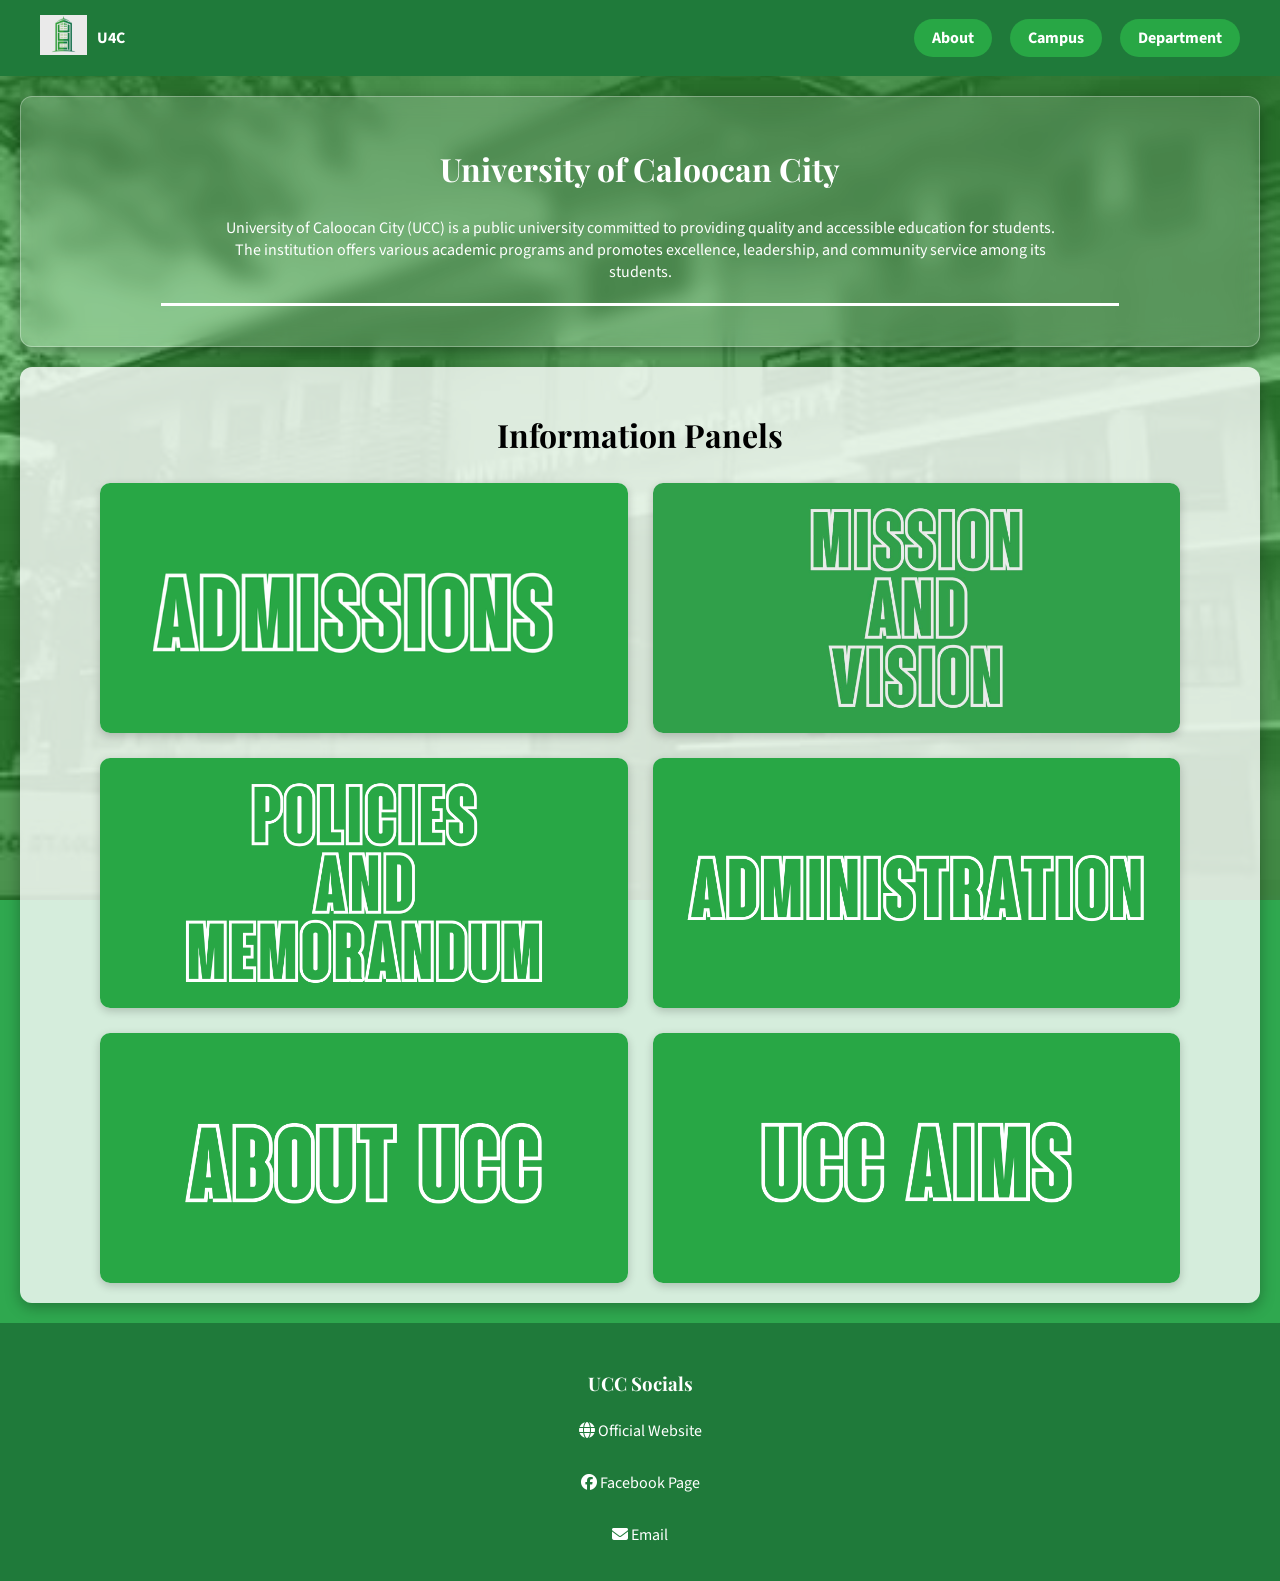
<file: U4C websystem/index.html>
<!DOCTYPE html>
<html>
<head>
  <meta name="viewport" content="width=device-width, initial-scale=1.0">
<link rel="icon" type="image/png" href="pictures/logo.jpg">
  <title>About UCC</title>
  <link rel="stylesheet" href="style.css">
  <link rel="stylesheet" href="https://cdnjs.cloudflare.com/ajax/libs/font-awesome/6.5.0/css/all.min.css">
  <link href="https://fonts.googleapis.com/css2?family=Playfair+Display:wght@400;700&family=Source+Sans+3:wght@400;600&display=swap" rel="stylesheet">
</head>

<body>

<header>
<div class="logo">
  <a href="index.html"> 
<img src="pictures/logo.jpg" alt="UCC Logo" onerror="this.src='placeholder.jpg'">
</a>
<span>U4C</span>
</div>

<nav>
<a href="index.html">About</a>
<a href="campus.html">Campus</a>
<a href="department.html">Department</a>
</nav>
</header>

<section class="about">
<h1 class="title">University of Caloocan City</h1>

<p class="about-text">
University of Caloocan City (UCC) is a public university committed to 
providing quality and accessible education for students. The institution 
offers various academic programs and promotes excellence, leadership, 
and community service among its students.
</p>

<div class="line"></div>
</section>

<section class="updates">
<h2 style="font-size: 32px;">Information Panels</h2>

<div class="updates-grid">

<a href="admissions.html" class="update-box">
<img src="pictures/admisions.png" onerror="this.src='placeholder.jpg'">
</a>

<a href="mission.html" class="update-box">
<img src="pictures/misisonv.jpg" onerror="this.src='placeholder.jpg'">
</a>

<a href="manuals.html" class="update-box">
<img src="pictures/policies.png" onerror="this.src='placeholder.jpg'">
</a>

<a href="admin.html" class="update-box">
<img src="pictures/administration.png" onerror="this.src='placeholder.jpg'">
</a>

<a href="events.html" class="update-box">
<img src="pictures/aboutucc.png" onerror="this.src='placeholder.jpg'">
</a>

<a href="aims.html" class="update-box">
<img src="pictures/uccaims.png" onerror="this.src='placeholder.jpg'">
</a>

</div>
</section>

<footer>
<h3>UCC Socials</h3>
<div class="social-links">
  <a href="https://ucc-caloocan.edu.ph/" target="_blank"> <i class="fas fa-globe"></i> Official Website</a>
<a href="https://www.facebook.com/univofcaloocanofficial" target="_blank"> <i class="fab fa-facebook"></i> Facebook Page</a>
<a href="mailto:admin@ucc-caloocan.edu.ph" target="_blank"> <i class="fas fa-envelope"></i> Email</a>
</div>
</footer>

</body>
</html>
</file>
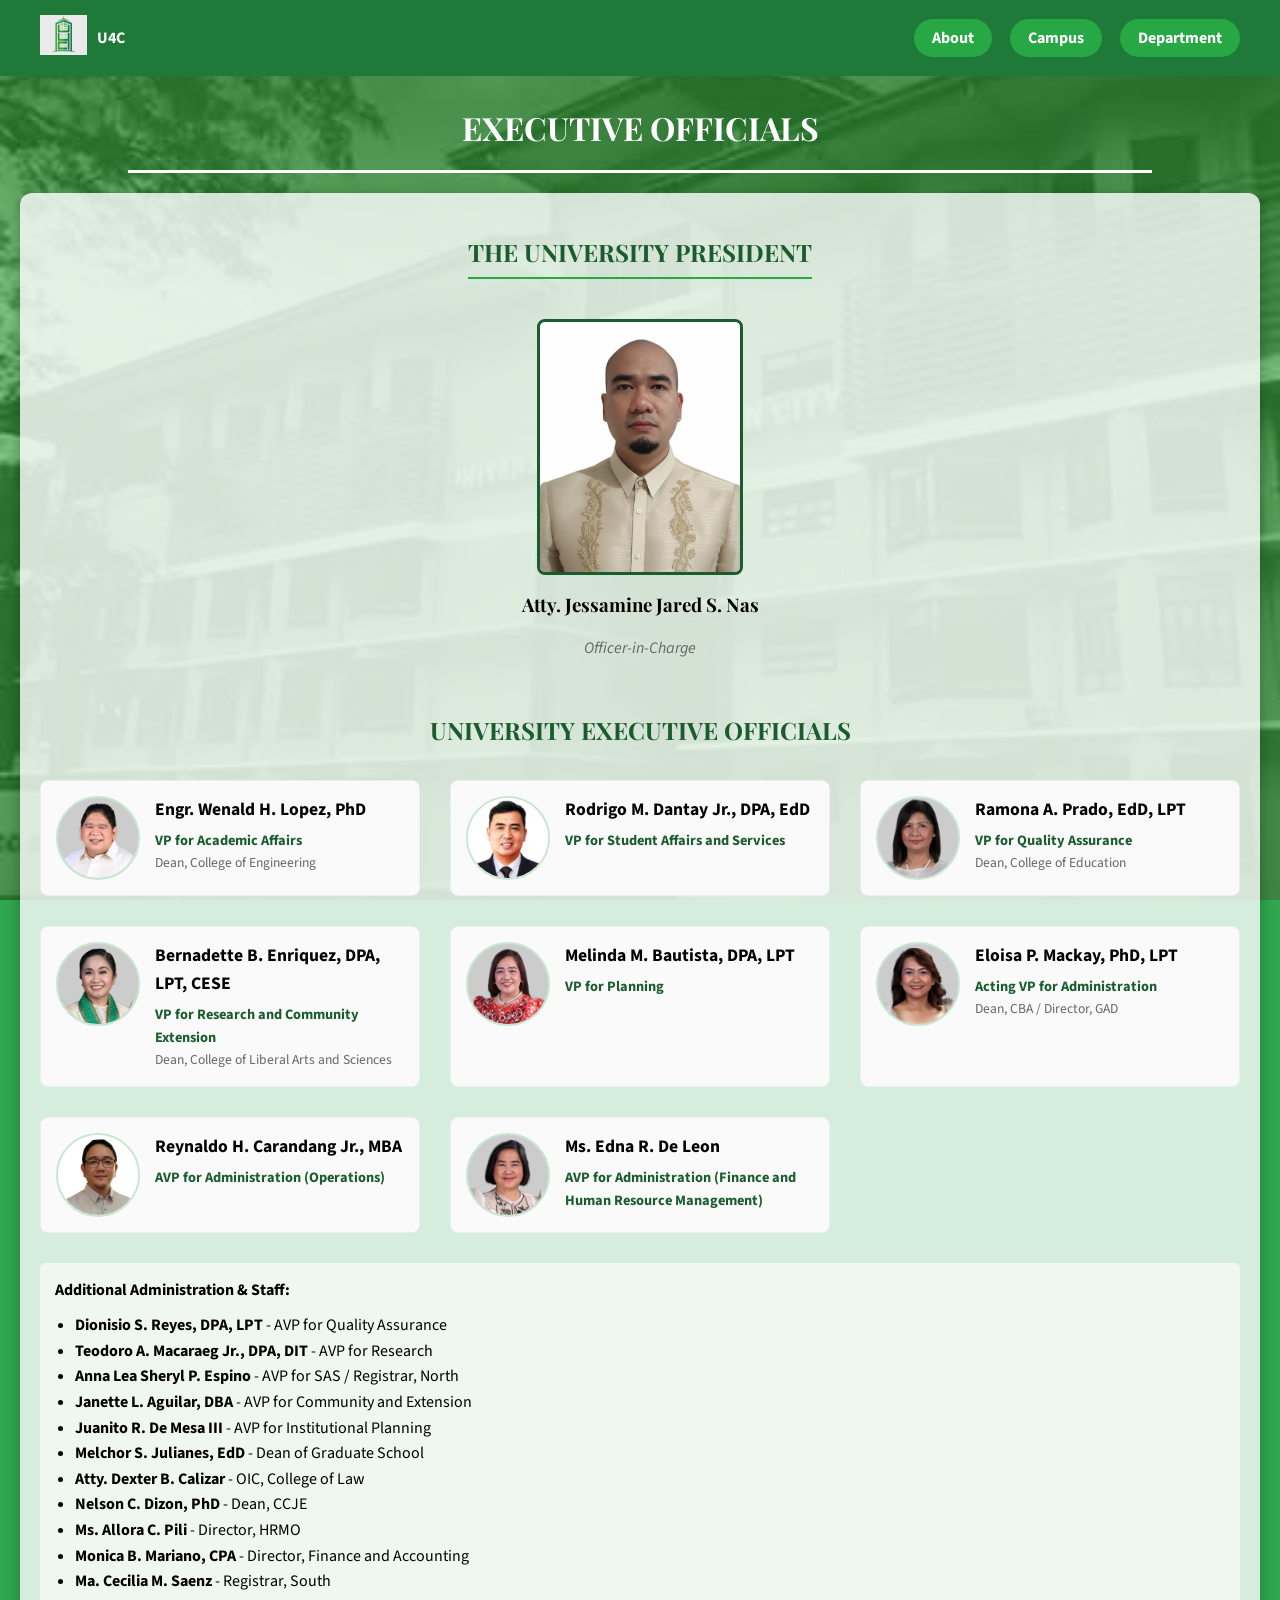
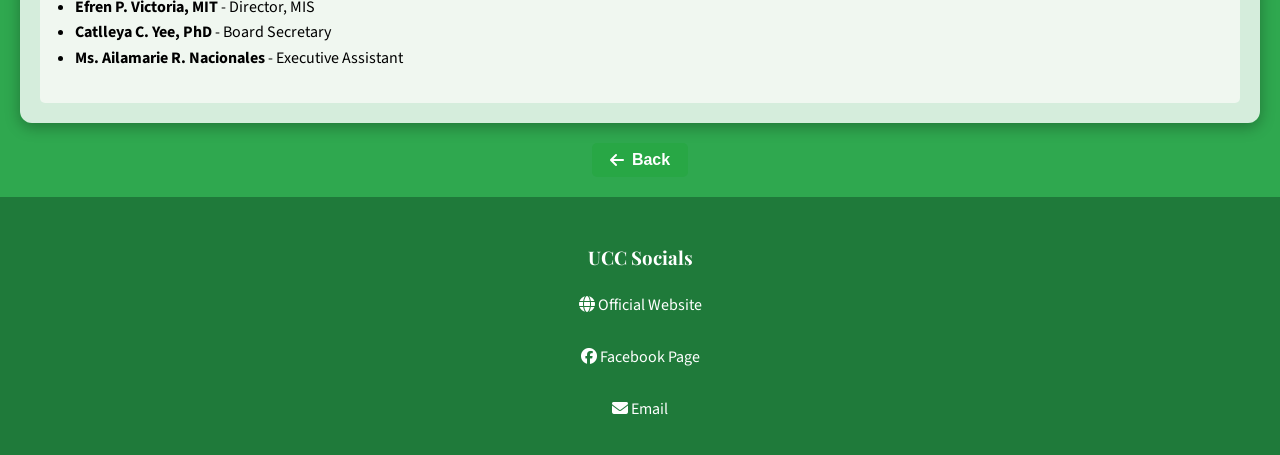
<file: U4C websystem/admin.html>
<!DOCTYPE html>
<html>
<head>
<meta name="viewport" content="width=device-width, initial-scale=1.0">
<title>ADMINISTRATOR</title>
<link rel="icon" type="image/png" href="pictures/logo.jpg">
<link rel="stylesheet" href="style.css">
<link rel="stylesheet" href="https://cdnjs.cloudflare.com/ajax/libs/font-awesome/6.5.0/css/all.min.css">
<link href="https://fonts.googleapis.com/css2?family=Playfair+Display:wght@400;700&family=Source+Sans+3:wght@400;600&display=swap" rel="stylesheet">
</head>

<body>

<header>
<div class="logo">
  <a href="index.html"> 
<img src="pictures/logo.jpg" alt="UCC Logo" onerror="this.src='placeholder.jpg'">
</a>
<span>U4C</span>
</div>

<nav>
<a href="index.html">About</a>
<a href="campus.html">Campus</a>
<a href="department.html">Department</a>
</nav>
</header>

<h1 class="title">EXECUTIVE OFFICIALS</h1>

<div class="line"></div>
  
<section class="updates" style="text-align: left; padding: 20px; line-height: 1.6;">
    
    <div style="text-align: center; margin-bottom: 50px;">
        <h2 style="color: #1a5c2d; border-bottom: 2px solid #28a745; display: inline-block; padding-bottom: 5px;">THE UNIVERSITY PRESIDENT</h2>
        <div style="margin-top: 20px;">
            <img src="pictures/Atty. Jared Nas.jpg" alt="Atty. Jessamine Jared S. Nas" style="width: 200px; height: 250px; background-color: #ddd; object-fit: cover; border: 3px solid #1a5c2d; border-radius: 8px; display: block; margin: 0 auto;">
            <h3 style="margin: 15px 0 5px 0;">Atty. Jessamine Jared S. Nas</h3>
            <p style="color: #666; font-style: italic;">Officer-in-Charge</p>
        </div>
    </div>

    <h2 style="color: #1a5c2d; text-align: center; margin-bottom: 30px;">UNIVERSITY EXECUTIVE OFFICIALS</h2>

    <div style="display: grid; grid-template-columns: repeat(auto-fill, minmax(280px, 1fr)); gap: 30px;">
        
        <div class="official-card" style="border: 1px solid #eee; padding: 15px; border-radius: 8px; background: #fafafa; display: flex; align-items: flex-start; gap: 15px;">
            <img src="pictures/wenald_lopez.png" alt="Engr. Wenald H. Lopez" style="width: 80px; height: 80px; background-color: #ccc; border-radius: 50%; object-fit: cover; flex-shrink: 0;">
            <div>
                <h4 style="margin: 0; font-size: 1.1em;">Engr. Wenald H. Lopez, PhD</h4>
                <p style="margin: 5px 0 0 0; font-size: 0.9em; color: #1a5c2d; font-weight: bold;">VP for Academic Affairs</p>
                <p style="margin: 0; font-size: 0.85em; color: #666;">Dean, College of Engineering</p>
            </div>
        </div>

        <div class="official-card" style="border: 1px solid #eee; padding: 15px; border-radius: 8px; background: #fafafa; display: flex; align-items: flex-start; gap: 15px;">
            <img src="pictures/rodrigo_dantay.jpg" alt="Rodrigo M. Dantay Jr." style="width: 80px; height: 80px; background-color: #ccc; border-radius: 50%; object-fit: cover; flex-shrink: 0;">
            <div>
                <h4 style="margin: 0; font-size: 1.1em;">Rodrigo M. Dantay Jr., DPA, EdD</h4>
                <p style="margin: 5px 0 0 0; font-size: 0.9em; color: #1a5c2d; font-weight: bold;">VP for Student Affairs and Services</p>
            </div>
        </div>

        <div class="official-card" style="border: 1px solid #eee; padding: 15px; border-radius: 8px; background: #fafafa; display: flex; align-items: flex-start; gap: 15px;">
            <img src="pictures/ramona_prado.png" alt="Ramona A. Prado" style="width: 80px; height: 80px; background-color: #ccc; border-radius: 50%; object-fit: cover; flex-shrink: 0;">
            <div>
                <h4 style="margin: 0; font-size: 1.1em;">Ramona A. Prado, EdD, LPT</h4>
                <p style="margin: 5px 0 0 0; font-size: 0.9em; color: #1a5c2d; font-weight: bold;">VP for Quality Assurance</p>
                <p style="margin: 0; font-size: 0.85em; color: #666;">Dean, College of Education</p>
            </div>
        </div>

        <div class="official-card" style="border: 1px solid #eee; padding: 15px; border-radius: 8px; background: #fafafa; display: flex; align-items: flex-start; gap: 15px;">
            <img src="pictures/bernadette_enriquez.png" alt="Bernadette B. Enriquez" style="width: 80px; height: 80px; background-color: #ccc; border-radius: 50%; object-fit: cover; flex-shrink: 0;">
            <div>
                <h4 style="margin: 0; font-size: 1.1em;">Bernadette B. Enriquez, DPA, LPT, CESE</h4>
                <p style="margin: 5px 0 0 0; font-size: 0.9em; color: #1a5c2d; font-weight: bold;">VP for Research and Community Extension</p>
                <p style="margin: 0; font-size: 0.85em; color: #666;">Dean, College of Liberal Arts and Sciences</p>
            </div>
        </div>

        <div class="official-card" style="border: 1px solid #eee; padding: 15px; border-radius: 8px; background: #fafafa; display: flex; align-items: flex-start; gap: 15px;">
            <img src="pictures/melinda_bautista.png" alt="Melinda M. Bautista" style="width: 80px; height: 80px; background-color: #ccc; border-radius: 50%; object-fit: cover; flex-shrink: 0;">
            <div>
                <h4 style="margin: 0; font-size: 1.1em;">Melinda M. Bautista, DPA, LPT</h4>
                <p style="margin: 5px 0 0 0; font-size: 0.9em; color: #1a5c2d; font-weight: bold;">VP for Planning</p>
            </div>
        </div>

        <div class="official-card" style="border: 1px solid #eee; padding: 15px; border-radius: 8px; background: #fafafa; display: flex; align-items: flex-start; gap: 15px;">
            <img src="pictures/eloisa_mackay.png" alt="Eloisa P. Mackay" style="width: 80px; height: 80px; background-color: #ccc; border-radius: 50%; object-fit: cover; flex-shrink: 0;">
            <div>
                <h4 style="margin: 0; font-size: 1.1em;">Eloisa P. Mackay, PhD, LPT</h4>
                <p style="margin: 5px 0 0 0; font-size: 0.9em; color: #1a5c2d; font-weight: bold;">Acting VP for Administration</p>
                <p style="margin: 0; font-size: 0.85em; color: #666;">Dean, CBA / Director, GAD</p>
            </div>
        </div>

        <div class="official-card" style="border: 1px solid #eee; padding: 15px; border-radius: 8px; background: #fafafa; display: flex; align-items: flex-start; gap: 15px;">
            <img src="pictures/carandang_reynaldo.png" alt="Reynaldo H. Carandang Jr." style="width: 80px; height: 80px; background-color: #ccc; border-radius: 50%; object-fit: cover; flex-shrink: 0;">
            <div>
                <h4 style="margin: 0; font-size: 1.1em;">Reynaldo H. Carandang Jr., MBA</h4>
                <p style="margin: 5px 0 0 0; font-size: 0.9em; color: #1a5c2d; font-weight: bold;">AVP for Administration (Operations)</p>
                
            </div>
        </div>

        <div class="official-card" style="border: 1px solid #eee; padding: 15px; border-radius: 8px; background: #fafafa; display: flex; align-items: flex-start; gap: 15px;">
            <img src="pictures/deleon_msedna_2.png" alt="Ms. Edna R. De Leon" style="width: 80px; height: 80px; background-color: #ccc; border-radius: 50%; object-fit: cover; flex-shrink: 0;">
            <div>
                <h4 style="margin: 0; font-size: 1.1em;">Ms. Edna R. De Leon</h4>
                <p style="margin: 5px 0 0 0; font-size: 0.9em; color: #1a5c2d; font-weight: bold;">AVP for Administration (Finance and Human Resource Management)</p>
                
            </div>
        </div>

        <div style="grid-column: 1 / -1; background: #f0f7f0; padding: 15px; border-radius: 5px;">
            <p style="margin: 0; font-weight: bold;">Additional Administration & Staff:</p>
            <ul style="padding-left: 20px; margin-top: 10px;">
                <li><strong>Dionisio S. Reyes, DPA, LPT</strong> - AVP for Quality Assurance</li>
                <li><strong>Teodoro A. Macaraeg Jr., DPA, DIT</strong> - AVP for Research</li>
                <li><strong>Anna Lea Sheryl P. Espino</strong> - AVP for SAS / Registrar, North</li>
                <li><strong>Janette L. Aguilar, DBA</strong> - AVP for Community and Extension</li>
                <li><strong>Juanito R. De Mesa III</strong> - AVP for Institutional Planning</li>
                <li><strong>Melchor S. Julianes, EdD</strong> - Dean of Graduate School</li>
                <li><strong>Atty. Dexter B. Calizar</strong> - OIC, College of Law</li>
                <li><strong>Nelson C. Dizon, PhD</strong> - Dean, CCJE</li>
                <li><strong>Ms. Allora C. Pili</strong> - Director, HRMO</li>
                <li><strong>Monica B. Mariano, CPA</strong> - Director, Finance and Accounting</li>
                <li><strong>Ma. Cecilia M. Saenz</strong> - Registrar, South</li>
                <li><strong>Efren P. Victoria, MIT</strong> - Director, MIS</li>
                <li><strong>Catlleya C. Yee, PhD</strong> - Board Secretary</li>
                <li><strong>Ms. Ailamarie R. Nacionales</strong> - Executive Assistant</li>
            </ul>
        </div>
    </div>
</section>

<div style="text-align: center; margin: 20px 0;">
  <a href="index.html" style="display: inline-flex; align-items: center; gap: 8px; text-decoration: none; color: #fff; background: #28a745; padding: 8px 18px; border-radius: 5px; font-family: sans-serif; font-weight: 600;">
    <i class="fas fa-arrow-left"></i> Back
  </a>
</div>

<footer>
<h3>UCC Socials</h3>
<div class="social-links">
  <a href="https://ucc-caloocan.edu.ph/" target="_blank"> <i class="fas fa-globe"></i> Official Website</a>
<a href="https://www.facebook.com/univofcaloocanofficial" target="_blank"> <i class="fab fa-facebook"></i> Facebook Page</a>
<a href="mailto:admin@ucc-caloocan.edu.ph" target="_blank"> <i class="fas fa-envelope"></i> Email</a>
</div>
</footer>

</body>
</html>
</file>
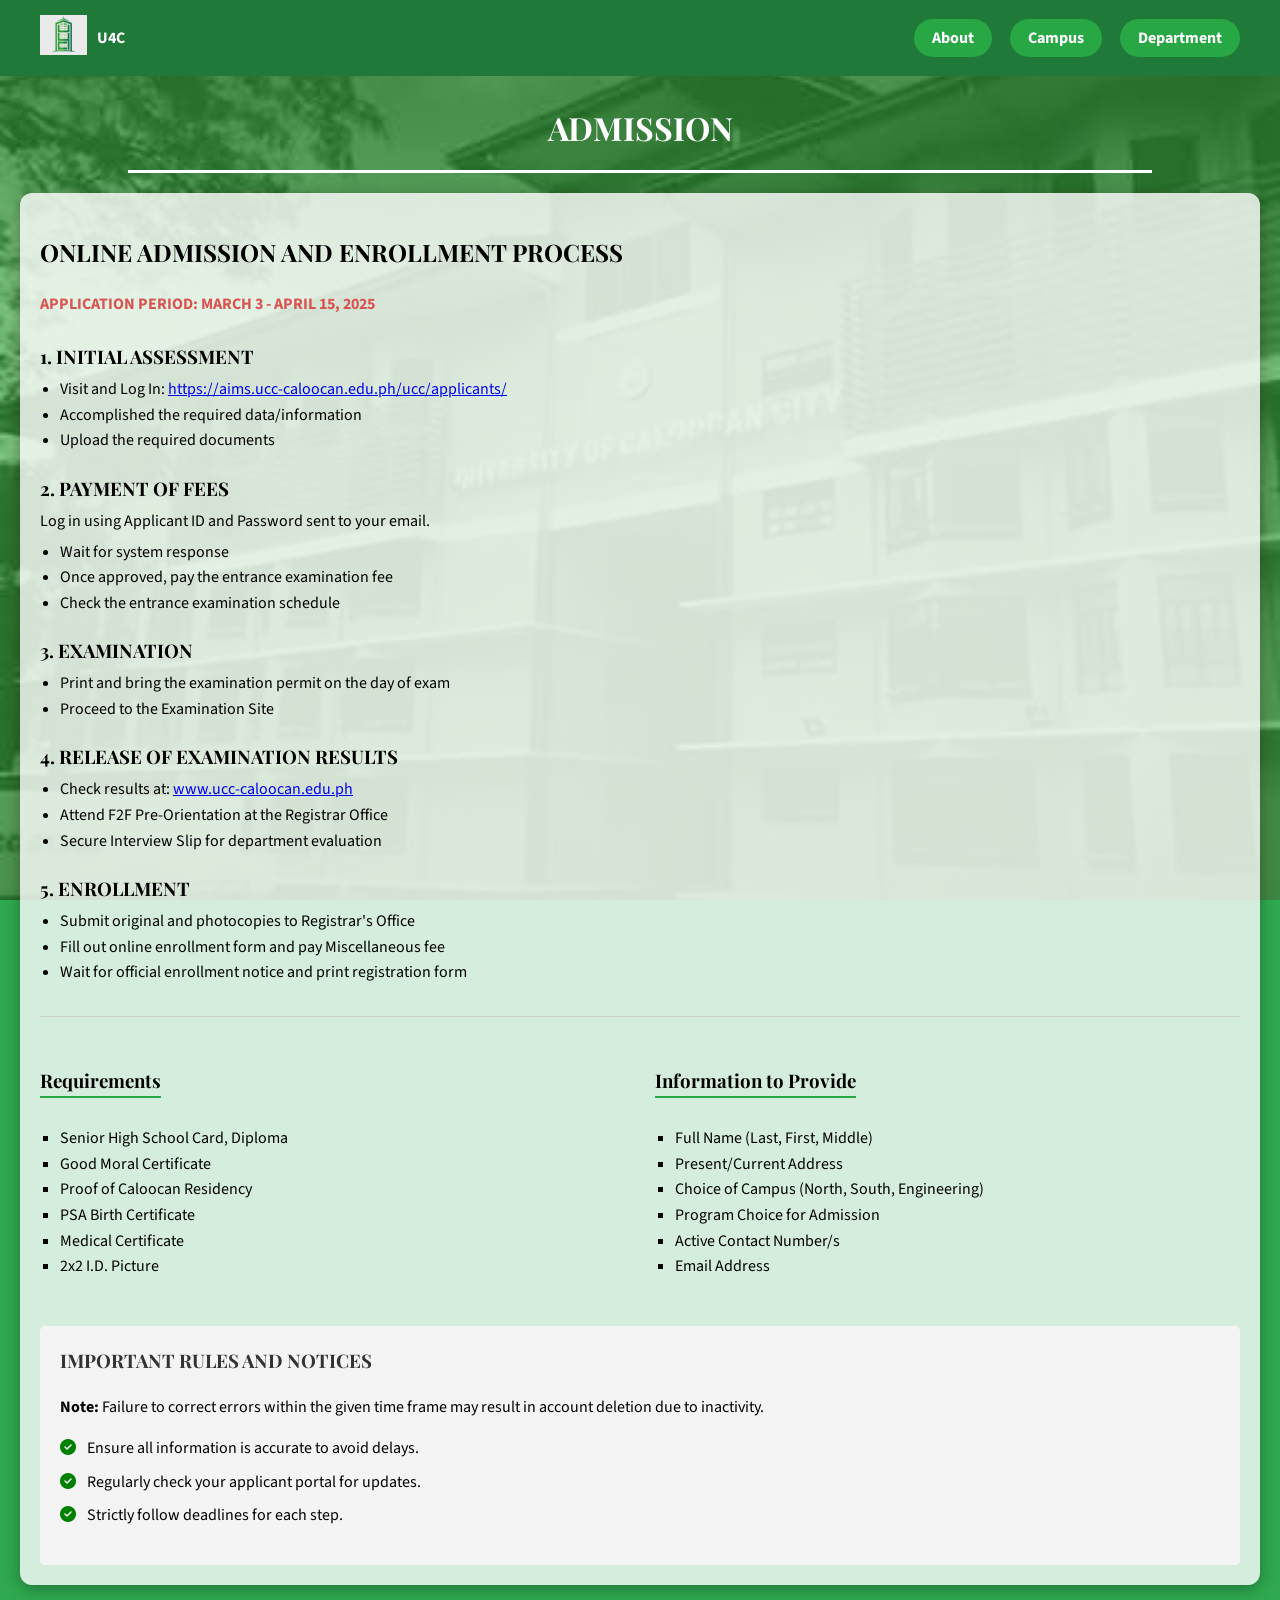
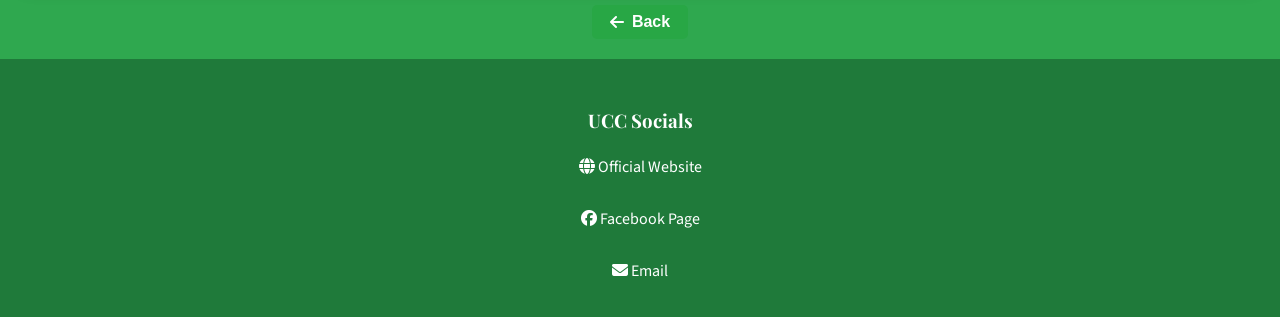
<file: U4C websystem/admissions.html>
<!DOCTYPE html>
<html>
<head>
    <meta name="viewport" content="width=device-width, initial-scale=1.0">
<title>ADMISSION</title>
<link rel="icon" type="image/png" href="pictures/logo.jpg">
<link rel="stylesheet" href="style.css">
<link rel="stylesheet" href="https://cdnjs.cloudflare.com/ajax/libs/font-awesome/6.5.0/css/all.min.css">
<link href="https://fonts.googleapis.com/css2?family=Playfair+Display:wght@400;700&family=Source+Sans+3:wght@400;600&display=swap" rel="stylesheet">
</head>

<body>

<header>
<div class="logo">
  <a href="index.html"> 
<img src="pictures/logo.jpg" alt="UCC Logo" onerror="this.src='placeholder.jpg'">
</a>
<span>U4C</span>
</div>

<nav>
<a href="index.html">About</a>
<a href="campus.html">Campus</a>
<a href="department.html">Department</a>
</nav>
</header>

<h1 class="title">ADMISSION</h1>

<div class="line"></div>


<section class="updates" style="text-align: left; padding: 20px; line-height: 1.6;">
    
    <div class="enrollment-steps">
        <h2 style="margin-bottom: 20px;">ONLINE ADMISSION AND ENROLLMENT PROCESS</h2>
        <p style="color: #d9534f; font-weight: bold; margin-bottom: 25px;">APPLICATION PERIOD: MARCH 3 - APRIL 15, 2025</p>

        <div class="step" style="margin-bottom: 20px;">
            <h3 style="margin-bottom: 5px;">1. INITIAL ASSESSMENT</h3>
            <ul style="padding-left: 20px; margin: 0; list-style-type: disc;">
                <li>Visit and Log In: <a href="https://aims.ucc-caloocan.edu.ph/ucc/applicants/">https://aims.ucc-caloocan.edu.ph/ucc/applicants/</a></li>
                <li>Accomplished the required data/information</li>
                <li>Upload the required documents</li>
            </ul>
        </div>

        <div class="step" style="margin-bottom: 20px;">
            <h3 style="margin-bottom: 5px;">2. PAYMENT OF FEES</h3>
            <p style="margin: 0 0 5px 0;">Log in using Applicant ID and Password sent to your email.</p>
            <ul style="padding-left: 20px; margin: 0; list-style-type: disc;">
                <li>Wait for system response</li>
                <li>Once approved, pay the entrance examination fee</li>
                <li>Check the entrance examination schedule</li>
            </ul>
        </div>

        <div class="step" style="margin-bottom: 20px;">
            <h3 style="margin-bottom: 5px;">3. EXAMINATION</h3>
            <ul style="padding-left: 20px; margin: 0; list-style-type: disc;">
                <li>Print and bring the examination permit on the day of exam</li>
                <li>Proceed to the Examination Site</li>
            </ul>
        </div>

        <div class="step" style="margin-bottom: 20px;">
            <h3 style="margin-bottom: 5px;">4. RELEASE OF EXAMINATION RESULTS</h3>
            <ul style="padding-left: 20px; margin: 0; list-style-type: disc;">
                <li>Check results at: <a href="https://www.ucc-caloocan.edu.ph">www.ucc-caloocan.edu.ph</a></li>
                <li>Attend F2F Pre-Orientation at the Registrar Office</li>
                <li>Secure Interview Slip for department evaluation</li>
            </ul>
        </div>

        <div class="step" style="margin-bottom: 20px;">
            <h3 style="margin-bottom: 5px;">5. ENROLLMENT</h3>
            <ul style="padding-left: 20px; margin: 0; list-style-type: disc;">
                <li>Submit original and photocopies to Registrar's Office</li>
                <li>Fill out online enrollment form and pay Miscellaneous fee</li>
                <li>Wait for official enrollment notice and print registration form</li>
            </ul>
        </div>
    </div>

    <hr style="margin: 30px 0; border: 0; border-top: 1px solid #ccc;">

    <div class="grid-container" style="display: flex; flex-wrap: wrap; gap: 30px; margin-bottom: 30px;">
        <div style="flex: 1; min-width: 280px;">
            <h3 style="border-bottom: 2px solid #28a745; display: inline-block;">Requirements</h3>
            <ul style="padding-left: 20px; margin-top: 10px; list-style-type: square;">
                <li>Senior High School Card, Diploma</li>
                <li>Good Moral Certificate</li>
                <li>Proof of Caloocan Residency</li>
                <li>PSA Birth Certificate</li>
                <li>Medical Certificate</li>
                <li>2x2 I.D. Picture</li>
            </ul>
        </div>

        <div style="flex: 1; min-width: 280px;">
            <h3 style="border-bottom: 2px solid #28a745; display: inline-block;">Information to Provide</h3>
            <ul style="padding-left: 20px; margin-top: 10px; list-style-type: square;">
                <li>Full Name (Last, First, Middle)</li>
                <li>Present/Current Address</li>
                <li>Choice of Campus (North, South, Engineering)</li>
                <li>Program Choice for Admission</li>
                <li>Active Contact Number/s</li>
                <li>Email Address</li>
            </ul>
        </div>
    </div>

    <div class="rules-section" style="background-color: #f4f4f4; padding: 20px; border-radius: 5px;">
        <h3 style="margin-top: 0; color: #333;">IMPORTANT RULES AND NOTICES</h3>
        <p style="margin-bottom: 15px;"><strong>Note:</strong> Failure to correct errors within the given time frame may result in account deletion due to inactivity.</p>
        <ul style="list-style: none; padding-left: 0;">
            <li style="margin-bottom: 8px;"><i class="fas fa-check-circle" style="color: green; margin-right: 8px;"></i> Ensure all information is accurate to avoid delays.</li>
            <li style="margin-bottom: 8px;"><i class="fas fa-check-circle" style="color: green; margin-right: 8px;"></i> Regularly check your applicant portal for updates.</li>
            <li style="margin-bottom: 0;"><i class="fas fa-check-circle" style="color: green; margin-right: 8px;"></i> Strictly follow deadlines for each step.</li>
        </ul>
    </div>

</section>

<div style="text-align: center; margin: 20px 0;">
  <a href="index.html" style="display: inline-flex; align-items: center; gap: 8px; text-decoration: none; color: #fff; background: #28a745; padding: 8px 18px; border-radius: 5px; font-family: sans-serif; font-weight: 600;">
    <i class="fas fa-arrow-left"></i> Back
  </a>
</div>

<footer>
<h3>UCC Socials</h3>
<div class="social-links">
  <a href="https://ucc-caloocan.edu.ph/" target="_blank"> <i class="fas fa-globe"></i> Official Website</a>
<a href="https://www.facebook.com/univofcaloocanofficial" target="_blank"> <i class="fab fa-facebook"></i> Facebook Page</a>
<a href="mailto:admin@ucc-caloocan.edu.ph" target="_blank"> <i class="fas fa-envelope"></i> Email</a>
</div>
</footer>

</body>
</html>
</file>
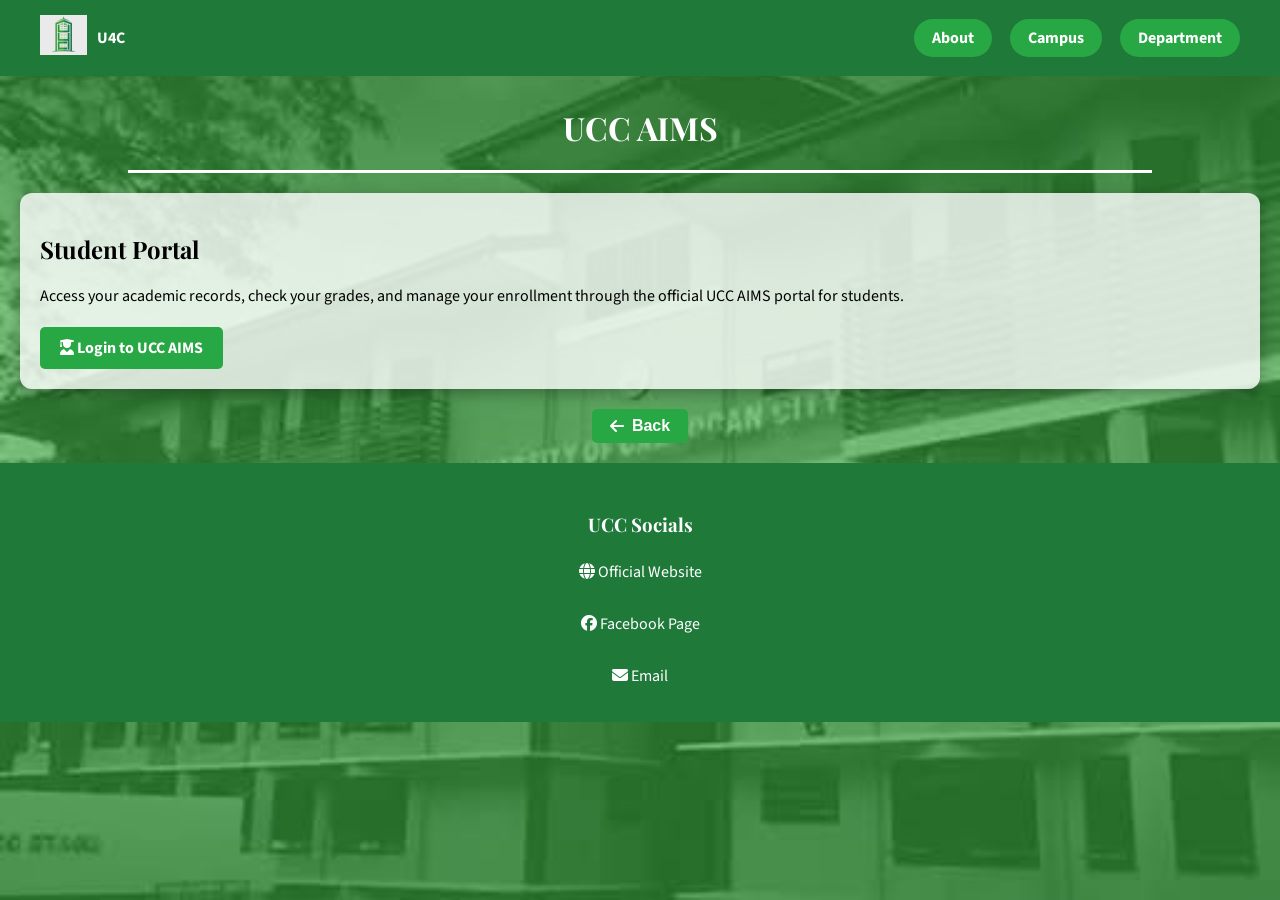
<file: U4C websystem/aims.html>
<!DOCTYPE html>
<html>
<head>
  <meta name="viewport" content="width=device-width, initial-scale=1.0">
<link rel="icon" type="image/png" href="pictures/logo.jpg">
<title>UCC AIMS</title>
<link rel="stylesheet" href="style.css">
<link rel="stylesheet" href="https://cdnjs.cloudflare.com/ajax/libs/font-awesome/6.5.0/css/all.min.css">
<link href="https://fonts.googleapis.com/css2?family=Playfair+Display:wght@400;700&family=Source+Sans+3:wght@400;600&display=swap" rel="stylesheet">
</head>

<body>

<header>
<div class="logo">
  <a href="index.html"> 
<img src="pictures/logo.jpg" alt="UCC Logo" onerror="this.src='placeholder.jpg'">
</a>
<span>U4C</span>
</div>

<nav>
<a href="index.html">About</a>
<a href="campus.html">Campus</a>
<a href="department.html">Department</a>
</nav>
</header>

<h1 class="title">UCC AIMS</h1>

<div class="line"></div>

<section class="updates" style="text-align: left; padding: 20px;">
    <h2>Student Portal</h2>
    <p>Access your academic records, check your grades, and manage your enrollment through the official UCC AIMS portal for students.</p>
    
    <div style="margin-top: 20px;">
        <a href="https://aims.ucc-caloocan.edu.ph/ucc/students/" 
           target="_blank" 
           style="background-color: #28a745; color: white; padding: 10px 20px; text-decoration: none; border-radius: 5px; display: inline-block; font-weight: bold;">
           <i class="fas fa-user-graduate"></i> Login to UCC AIMS
        </a>
    </div>
</section>

<div style="text-align: center; margin: 20px 0;">
  <a href="index.html" style="display: inline-flex; align-items: center; gap: 8px; text-decoration: none; color: #fff; background: #28a745; padding: 8px 18px; border-radius: 5px; font-family: sans-serif; font-weight: 600;">
    <i class="fas fa-arrow-left"></i> Back
  </a>
</div>

<footer>
<h3>UCC Socials</h3>
<div class="social-links">
  <a href="https://ucc-caloocan.edu.ph/" target="_blank"> <i class="fas fa-globe"></i> Official Website</a>
<a href="https://www.facebook.com/univofcaloocanofficial" target="_blank"> <i class="fab fa-facebook"></i> Facebook Page</a>
<a href="mailto:admin@ucc-caloocan.edu.ph" target="_blank"> <i class="fas fa-envelope"></i> Email</a>
</div>
</footer>

</body>
</html>
</file>
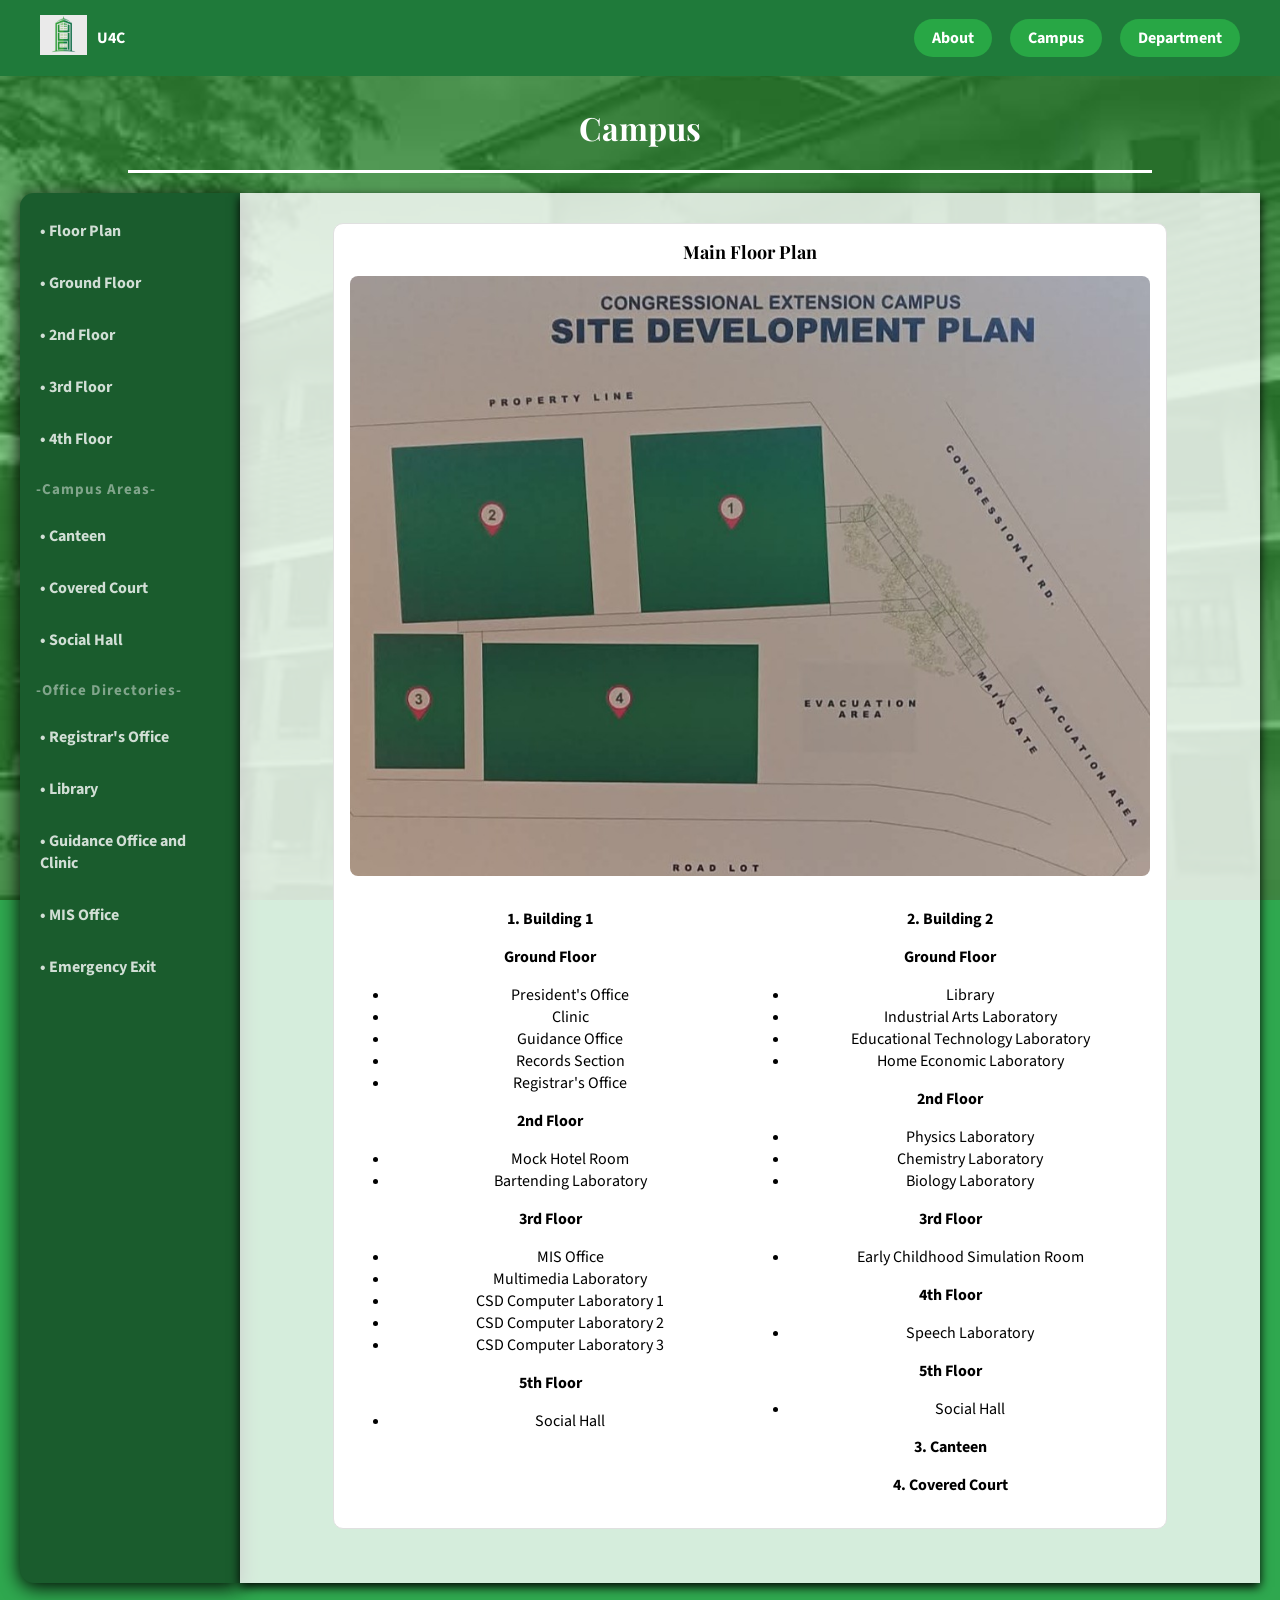
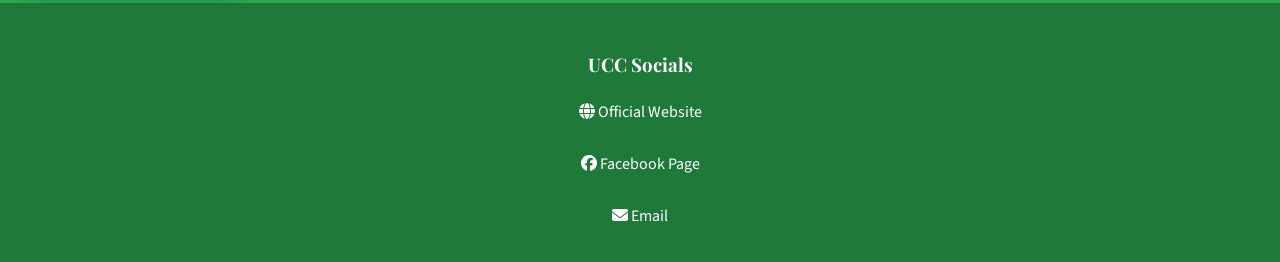
<file: U4C websystem/campus.html>
<!DOCTYPE html>
<html>
<head>
  <meta name="viewport" content="width=device-width, initial-scale=1.0">
<link rel="icon" href="pictures/logo.png">
<title>Campus</title>
<link rel="stylesheet" href="style.css">
  <link rel="stylesheet" href="https://cdnjs.cloudflare.com/ajax/libs/font-awesome/6.5.0/css/all.min.css">
  <link href="https://fonts.googleapis.com/css2?family=Playfair+Display:wght@400;700&family=Source+Sans+3:wght@400;600&display=swap" rel="stylesheet">

</head>

<body>

<header>
<div class="logo">
  <a href="index.html"> 
<img src="pictures/logo.jpg" alt="UCC Logo" onerror="this.src='placeholder.jpg'">
</a>
<span>U4C</span>
</div>

<nav>
<a href="index.html">About</a>
<a href="campus.html">Campus</a>
<a href="department.html">Department</a>
</nav>
</header>

<h1 class="title">Campus</h1>
<div class="line"></div>

<div class="campus-container">

<!-- LEFT MENU -->
<div class="floor-menu">
<!-- FLOOR PLAN -->
  <details class="floor" name="floor">
<summary class="floor-btn">• Floor Plan</summary>

<div class="room-list">
<a href="#floorplan1" class="room-link">Main Floor Plan</a>
<a href="#floorplan0" class="room-link">Ground Floor</a>
<a href="#floorplan2" class="room-link">Second Floor</a>
<a href="#floorplan3" class="room-link">Third Floor</a>
<a href="#floorplan4" class="room-link">Fourth Floor</a>
<a href="#floorplan5" class="room-link">Fifth Floor</a>

</div>

</details>

<!-- GROUND FLOOR -->
<details class="floor" name="floor">
<summary class="floor-btn">• Ground Floor</summary>

<div class="room-list">
<a href="#room101" class="room-link">Room 101</a>
<a href="#room102" class="room-link">Room 102</a>
<a href="#room103" class="room-link">Room 103</a>
<a href="#room104" class="room-link">Room 104</a>
<a href="#room105" class="room-link">Room 105</a>
<a href="#room106" class="room-link">Room 106</a>
<a href="#room107" class="room-link">Room 107</a>
<a href="#room108" class="room-link">Room 108</a>
<a href="#room109" class="room-link">Room 109</a>
<a href="#room110" class="room-link">Room 110</a>
</div>

</details>

<!-- 2ND FLOOR -->
<details class="floor" name="floor">
<summary class="floor-btn">• 2nd Floor</summary>

<div class="room-list">
<a href="#room201" class="room-link">Room 201</a>
<a href="#room202" class="room-link">Room 202</a>
<a href="#room203" class="room-link">Room 203</a>
<a href="#room204" class="room-link">Room 204</a>
<a href="#room205" class="room-link">Room 205</a>
<a href="#room206" class="room-link">Room 206</a>
<a href="#room207" class="room-link">Room 207</a>
<a href="#room208" class="room-link">Room 208</a>
<a href="#room209" class="room-link">Room 209</a>
<a href="#room210" class="room-link">Room 210</a>
</div>

</details>

<!-- 3RD FLOOR -->
<details class="floor" name="floor">
<summary class="floor-btn">• 3rd Floor</summary>

<div class="room-list">
<a href="#room301" class="room-link">Room 301</a>
<a href="#room302" class="room-link">Room 302</a>
<a href="#room303" class="room-link">Room 303</a>
<a href="#room304" class="room-link">Room 304</a>
<a href="#room305" class="room-link">Room 305</a>
<a href="#room306" class="room-link">Room 306</a>
<a href="#room307" class="room-link">Room 307</a>
<a href="#room308" class="room-link">Room 308</a>
<a href="#room309" class="room-link">Room 309</a>
<a href="#room310" class="room-link">Room 310</a>
</div>

</details>

<!-- 4TH FLOOR -->
<details class="floor" name="floor">
<summary class="floor-btn">• 4th Floor</summary>

<div class="room-list">
<a href="#room401" class="room-link">Room 401</a>
<a href="#room402" class="room-link">Room 402</a>
<a href="#room403" class="room-link">Room 403</a>
<a href="#room404" class="room-link">Room 404</a>
<a href="#room405" class="room-link">Room 405</a>
<a href="#room406" class="room-link">Room 406</a>
<a href="#room407" class="room-link">Room 407</a>
<a href="#room408" class="room-link">Room 408</a>
<a href="#room409" class="room-link">Room 409</a>
<a href="#room410" class="room-link">Room 410</a>
</div>

</details>
<div class="lineSeparator">-Campus Areas-</div>

<details class="floor" name="floor">
<summary class="floor-btn" onclick="location.href='#canteen'">• Canteen</summary>
</details>

<details class="floor" name="floor">
<summary class="floor-btn" onclick="location.href='#covered'">• Covered Court</summary>
</details>

<details class="floor" name="floor">
<summary class="floor-btn" onclick="location.href='#socialhall'">• Social Hall</summary>
</details>

<!-- SEPARATOR -->
<div class="lineSeparator">-Office Directories-</div>

<details class="floor" name="floor">
<summary class="floor-btn" onclick="location.href='#registrar'">• Registrar's Office</summary>
</details>

<details class="floor" name="floor">
<summary class="floor-btn" onclick="location.href='#library'">• Library</summary>
</details>

<details class="floor" name="floor">
<summary class="floor-btn" onclick="location.href='#guidance'">• Guidance Office and   Clinic</summary>
</details>

<details class="floor" name="floor">
<summary class="floor-btn" onclick="location.href='#mis'">• MIS Office</summary>
</details>

<details class="floor" name="floor">
<summary class="floor-btn" onclick="location.href='#emergency'">• Emergency Exit</summary>
</details>

</div>

<!-- RIGHT SIDE DISPLAY -->
<div class="campus-pic">

  <!-- floorpanagian -->


<div id="floorplan1" class="room-section">
  <h3>Main Floor Plan</h3>
  <img src="pictures/sitedevelopment.jpg" onerror="this.src='placeholder.jpg'">
  <div style="display: flex; margin-top: 1rem;">

    <div style="flex: 1;">
      <p><strong>1. Building 1</strong></p>
      <p><strong>Ground Floor</strong></p>
      <ul>
        <li>President's Office</li>
        <li>Clinic</li>
        <li>Guidance Office</li>
        <li>Records Section</li>
        <li>Registrar's Office</li>
      </ul>
      <p><strong>2nd Floor</strong></p>
      <ul>
        <li>Mock Hotel Room</li>
        <li>Bartending Laboratory</li>
      </ul>
      <p><strong>3rd Floor</strong></p>
      <ul>
        <li>MIS Office</li>
        <li>Multimedia Laboratory</li>
        <li>CSD Computer Laboratory 1</li>
        <li>CSD Computer Laboratory 2</li>
        <li>CSD Computer Laboratory 3</li>
      </ul>
      <p><strong>5th Floor</strong></p>
      <ul>
        <li>Social Hall</li>
      </ul>
    </div>
    <div style="flex: 1;">
      <p><strong>2. Building 2</strong></p>
      <p><strong>Ground Floor</strong></p>
      <ul>
        <li>Library</li>
        <li>Industrial Arts Laboratory</li>
        <li>Educational Technology Laboratory</li>
        <li>Home Economic Laboratory</li>
      </ul>
      <p><strong>2nd Floor</strong></p>
      <ul>
        <li>Physics Laboratory</li>
        <li>Chemistry Laboratory</li>
        <li>Biology Laboratory</li>
      </ul>
      <p><strong>3rd Floor</strong></p>
      <ul>
        <li>Early Childhood Simulation Room</li>
      </ul>
      <p><strong>4th Floor</strong></p>
      <ul>
        <li>Speech Laboratory</li>
      </ul>
      <p><strong>5th Floor</strong></p>
      <ul>
        <li>Social Hall</li>
      </ul>
      <p><strong>3. Canteen</strong></p>
      <p><strong>4. Covered Court</strong></p>
    </div>
</div>
</div>

<div id="floorplan0" class="room-section">
  <h3>Ground Floor Plan</h3>
  <img src="pictures/ground1.jpg" onerror="this.src='placeholder.jpg'">
  <p>Ground Floor – Rooms 101–110. Key area includes the President’s Office (Room 101).</p>
</div>
<div id="floorplan2" class="room-section">
  <h3>Second Floor Plan</h3>
  <img src="pictures/sec2.jpg" onerror="this.src='placeholder.jpg'">
  <p>Second Floor – Rooms 201–210. Key area includes the Mock Hotel Room (Room 205).</p>
</div>

<div id="floorplan3" class="room-section">w
  <h3>Third Floor Plan</h3>
  <img src="pictures/third3.jpg" onerror="this.src='placeholder.jpg'">
  <p>Third Floor – Rooms 301–310. Key areas include the MIS Office (Room 305) and Early Childhood Simulation Room (Room 308).</p>
</div>

<div id="floorplan4" class="room-section">
  <h3>Fourth Floor Plan</h3>
  <img src="pictures/fourth5.jpg" onerror="this.src='placeholder.jpg'">
  <p>Fourth Floor – Rooms 401–410. Key areas include the Speech Laboratory (Room 407) and Multimedia Laboratory (Room 410).</p>
</div>

<div id="floorplan5" class="room-section">
  <h3>Fifth Floor Plan</h3>
  <img src="pictures/soc5.jpg" onerror="this.src='placeholder.jpg'">
  <p>Fifth Floor – Social Hall. A multi-purpose venue used for university events, seminars, and gatherings.</p>
</div>

<!-- GROUND FLOOR -->

<div id="room101" class="room-section">
<h3>Room 101</h3>
<img src="pictures/president.jpg" onerror="this.src='placeholder.jpg'">
<p>Room 101 – President’s Office
This room serves as the main office of the school president. It is where administrative leadership, planning, and executive meetings take place. </p>
</div>

<div id="room102" class="room-section">
<h3>Room 102</h3>
<img src="pictures/102.jpg" onerror="this.src='placeholder.jpg'">
<p>Lecture Room</p>
</div>

<div id="room103" class="room-section">
<h3>Room 103</h3>
<img src="pictures/103.jpg" onerror="this.src='placeholder.jpg'">
<p>Room 103 – Guidance and Counselling Office / Clinic
This room houses the Guidance and Counselling Office, where students can receive support, advice, and counseling services. It also includes the school clinic, which provides basic medical assistance and health-related services.</p>
</div>

<div id="room104" class="room-section">
<h3>Room 104</h3>
<img src="pictures\649717398_948899687691347_4454597115452982555_n.jpg" onerror="this.src='placeholder.jpg'">
<p> Room 104 – Records Section
This room stores and processes school records, including student files and official documents. It is where students or staff may go for record-related requests.</p>
</div>

<div id="room105" class="room-section">
<h3>Room 105</h3>
<img src="pictures/105.jpg" onerror="this.src='placeholder.jpg'">
</div>

<div id="room106" class="room-section">
<h3>Room 106</h3>
<img src="pictures/hundredandsix.jpg" onerror="this.src='placeholder.jpg'">
<p>Room 106 – Library
This room serves as the school library, providing books, learning materials, and a quiet space for study and research. </p>
</div>

<div id="room107" class="room-section">
<h3>Room 107</h3>
<img src="pictures/107.jpg" onerror="this.src='placeholder.jpg'">
<p>Lecture Room. But the current banner wasnt updated yet</p>
</div>

<div id="room108" class="room-section">
<h3>Room 108</h3>
<img src="pictures/108.jpg" onerror="this.src='placeholder.jpg'">
<p>Lecture Room</p>
</div>

<div id="room109" class="room-section">
<h3>Room 109</h3>
<img src="pictures/109.jpg" onerror="this.src='placeholder.jpg'">
<p>Lecture Room</p>
</div>

<div id="room110" class="room-section">
<h3>Room 110</h3>
<img src="pictures/110.jpg" onerror="this.src='placeholder.jpg'">
<p>Lecture Room</p>
</div>

<!-- SECOND FLOOR -->


<div id="room201" class="room-section">
<h3>Room 201</h3>
<img src="pictures/201.jpg" onerror="this.src='placeholder.jpg'">
<p>Lecture Room</p>
</div>

<div id="room202" class="room-section">
<h3>Room 202</h3>
<img src="pictures/202.jpg" onerror="this.src='placeholder.jpg'">
<p>Lecture Room</p>
</div>

<div id="room203" class="room-section">
<h3>Room 203</h3>
<img src="pictures/203.jpg" onerror="this.src='placeholder.jpg'">
<p>Lecture Room</p>
</div>

<div id="room204" class="room-section">
<h3>Room 204</h3>
<img src="pictures/204.jpg" onerror="this.src='placeholder.jpg'">
<p>Lecture Room</p>
</div>

<div id="room205" class="room-section">
<h3>Room 205</h3>
<img src="pictures/205.jpg" onerror="this.src='placeholder.jpg'">
<p>Room 205 – Mock Hotel Room
This room is used for hospitality-related training. It simulates an actual hotel room, allowing students to practice housekeeping and hotel operations.</p>
</div>

<div id="room206" class="room-section">
<h3>Room 206</h3>
<img src="pictures/206.jpg" onerror="this.src='placeholder.jpg'">
<p>Lecture Room</p>
</div>

<div id="room207" class="room-section">
<h3>Room 207</h3>
<img src="pictures/207.jpg" onerror="this.src='placeholder.jpg'">
<p>Lecture Room</p>
</div>

<div id="room208" class="room-section">
<h3>Room 208</h3>
<img src="pictures/208.jpg" onerror="this.src='placeholder.jpg'">
<p>Lecture Room</p>
</div>

<div id="room209" class="room-section">
<h3>Room 209</h3>
<img src="pictures/209.jpg" onerror="this.src='placeholder.jpg'">
<p>Lecture Room</p>
</div>

<div id="room210" class="room-section">
<h3>Room 210</h3>
<img src="pictures/210.jpg" onerror="this.src='placeholder.jpg'">
<p>Lecture Room</p>
</div>
<!-- THIRD FLOOR -->


<div id="room301" class="room-section">
<h3>Room 301</h3>
<img src="pictures/301.jpg" onerror="this.src='placeholder.jpg'">
<p>Lecture Room</p>
</div>

<div id="room302" class="room-section">
<h3>Room 302</h3>
<img src="pictures/302.jpg" onerror="this.src='placeholder.jpg'">
<p>Lecture Room</p>
</div>

<div id="room303" class="room-section">
<h3>Room 303</h3>
<img src="pictures/303.jpg" onerror="this.src='placeholder.jpg'">
<p>Lecture Room</p>
</div>

<div id="room304" class="room-section">
<h3>Room 304</h3>
<img src="pictures/304.jpg" onerror="this.src='placeholder.jpg'">
<p>Lecture Room</p>
</div>

<div id="room305" class="room-section">
<h3>Room 305</h3>
<img src="pictures/305.jpg" onerror="this.src='placeholder.jpg'">
<p>Room 305 – MIS (Management Information System)
This room is dedicated to the school's information and technology systems. It supports data management, IT operations, and technical services. </p>
</div>

<div id="room306" class="room-section">
<h3>Room 306</h3>
<img src="pictures/306.jpg" onerror="this.src='placeholder.jpg'">
<p>Lecture Room</p>
</div>

<div id="room307" class="room-section">
<h3>Room 307</h3>
<img src="pictures/307.jpg" onerror="this.src='placeholder.jpg'">
<p>Lecture Room</p>
</div>

<div id="room308" class="room-section">
<h3>Room 308</h3>
<img src="pictures/308.jpg" onerror="this.src='placeholder.jpg'">
<p>Room 308 – Early Childhood Simulation Room
This room is designed for early childhood education training. It mimics a preschool environment where students practice teaching strategies and child-centered activities.</p>
</div>

<div id="room309" class="room-section">
<h3>Room 309</h3>
<img src="pictures/309.jpg" onerror="this.src='placeholder.jpg'">
<p>Lecture Room</p>
</div>

<div id="room310" class="room-section">
<h3>Room 310</h3>
<img src="pictures/310.jpg" onerror="this.src='placeholder.jpg'">
<p>Lecture Room</p>
</div>

<!-- FOURTH FLOOR -->



<div id="room401" class="room-section">
<h3>Room 401</h3>
<img src="pictures/401.jpg" onerror="this.src='placeholder.jpg'">
<p>Lecture Room</p>
</div>

<div id="room402" class="room-section">
<h3>Room 402</h3>
<img src="pictures/402.jpg" onerror="this.src='placeholder.jpg'">
<p>Lecture Room</p>
</div>

<div id="room403" class="room-section">
<h3>Room 403</h3>
<img src="pictures/403.jpg" onerror="this.src='placeholder.jpg'">
<p>Lecture Room</p>
</div>

<div id="room404" class="room-section">
<h3>Room 404</h3>
<img src="pictures/404.jpg" onerror="this.src='placeholder.jpg'">
<p>Lecture Room</p>
</div>

<div id="room405" class="room-section">
<h3>Room 405</h3>
<img src="pictures/405.jpg" onerror="this.src='placeholder.jpg'">
<p>Lecture Room</p>
</div>

<div id="room406" class="room-section">
<h3>Room 406</h3>
<img src="pictures/406.jpg" onerror="this.src='placeholder.jpg'">
<p>Lecture Room</p>
</div>

<div id="room407" class="room-section">
<h3>Room 407</h3>
<img src="pictures/407.jpg" onerror="this.src='placeholder.jpg'">
<p>Room 407 – Speech Laboratory
This room is equipped for speech training and language learning. Students use it to improve public speaking, pronunciation, and communication skills.</p>
</div>

<div id="room408" class="room-section">
<h3>Room 408</h3>
<img src="pictures/408.jpg" onerror="this.src='placeholder.jpg'">
<p>Lecture Room</p>
</div>

<div id="room409" class="room-section">
<h3>Room 409</h3>
<img src="pictures/409.jpg" onerror="this.src='placeholder.jpg'">
<p>Lecture Room</p>
</div>

<div id="room410" class="room-section">
<h3>Room 410</h3>
<img src="pictures/410.jpg" onerror="this.src='placeholder.jpg'">
<p>Room 410 – Multimedia Laboratory
This room is used for media production and digital learning. It includes equipment for editing, audiovisual work, and multimedia projects.</p>
</div>

<!-- DIRECT AREAS -->

<div id="covered" class="room-section">
<h3>Covered Court</h3>
<img src="pictures/coveredcourt.jpg" onerror="this.src='placeholder.jpg'">
<p>Used for sports activities, university events, and assemblies.</p>
</div>

<div id="canteen" class="room-section">
<h3>Canteen</h3>
<img src="pictures/canteen.jpg" onerror="this.src='placeholder.jpg'">
<p>Serves affordable meals and snacks for students and staff throughout the school day.</p>
</div>

<div id="socialhall" class="room-section">
<h3>Social Hall</h3>
<img src="pictures/socialhall.jpg" onerror="this.src='placeholder.jpg'">
<p>Located at 5th Floor. A multi-purpose venue used for university events, seminars, and gatherings.</p>
</div>

<!-- OFFICE DIRECTORIES
  ... means to add the exact location or where to find that specific office
-->

<div id="registrar" class="room-section">
<h3>Registrar's Office</h3>
<img src="pictures/105.jpg" onerror="this.src='placeholder.jpg'">
<p>Located at 1st floor, Room 105. Handles enrollment, grades, and official documents.</p>
</div>

<div id="library" class="room-section">
<h3>Library</h3>
<img src="pictures/106.jpg" onerror="this.src='placeholder.jpg'">
<p>Located at 1st floor, Room 106. Open to all students and staff for research and reading.</p>
</div>

<div id="guidance" class="room-section">
<h3>Guidance Office and Clinic</h3>
<img src="pictures/103.jpg" onerror="this.src='placeholder.jpg'">
<p>Located at 1st floor, Room 103. Provides counseling and student support services. Also Provides medical assistance for students and staff.</p>
</div>

<div id="mis" class="room-section">
<h3>MIS Office</h3>
<img src="pictures/305.jpg" onerror="this.src='placeholder.jpg'">
<p>Located at 3rd floor, Room 305. Handles information technology and computer-related services.</p>
</div>

<div id="emergency" class="room-section">
<h3>Emergency Exit</h3>
<img src="pictures/emergencyshi.jpg" onerror="this.src='placeholder.jpg'">
<p>Emergency exits are located at each floor of the building. In case of fire, earthquake, or any emergency, proceed calmly to the nearest exit and follow the designated evacuation route. Do not use the elevator during emergencies. Assembly area is located at the open ground area outside the building.</p>
</div>




</div>

</div>

<footer>
<h3>UCC Socials</h3>
<div class="social-links">
  <a href="https://ucc-caloocan.edu.ph/" target="_blank"> <i class="fas fa-globe"></i> Official Website</a>
<a href="https://www.facebook.com/univofcaloocanofficial" target="_blank"> <i class="fab fa-facebook"></i> Facebook Page</a>
<a href="mailto:admin@ucc-caloocan.edu.ph" target="_blank"> <i class="fas fa-envelope"></i> Email</a>
</div>
</footer>
<script>
  if (!window.location.hash) window.location.hash = '#floorplan1';
</script>
</body>
</html>
</file>
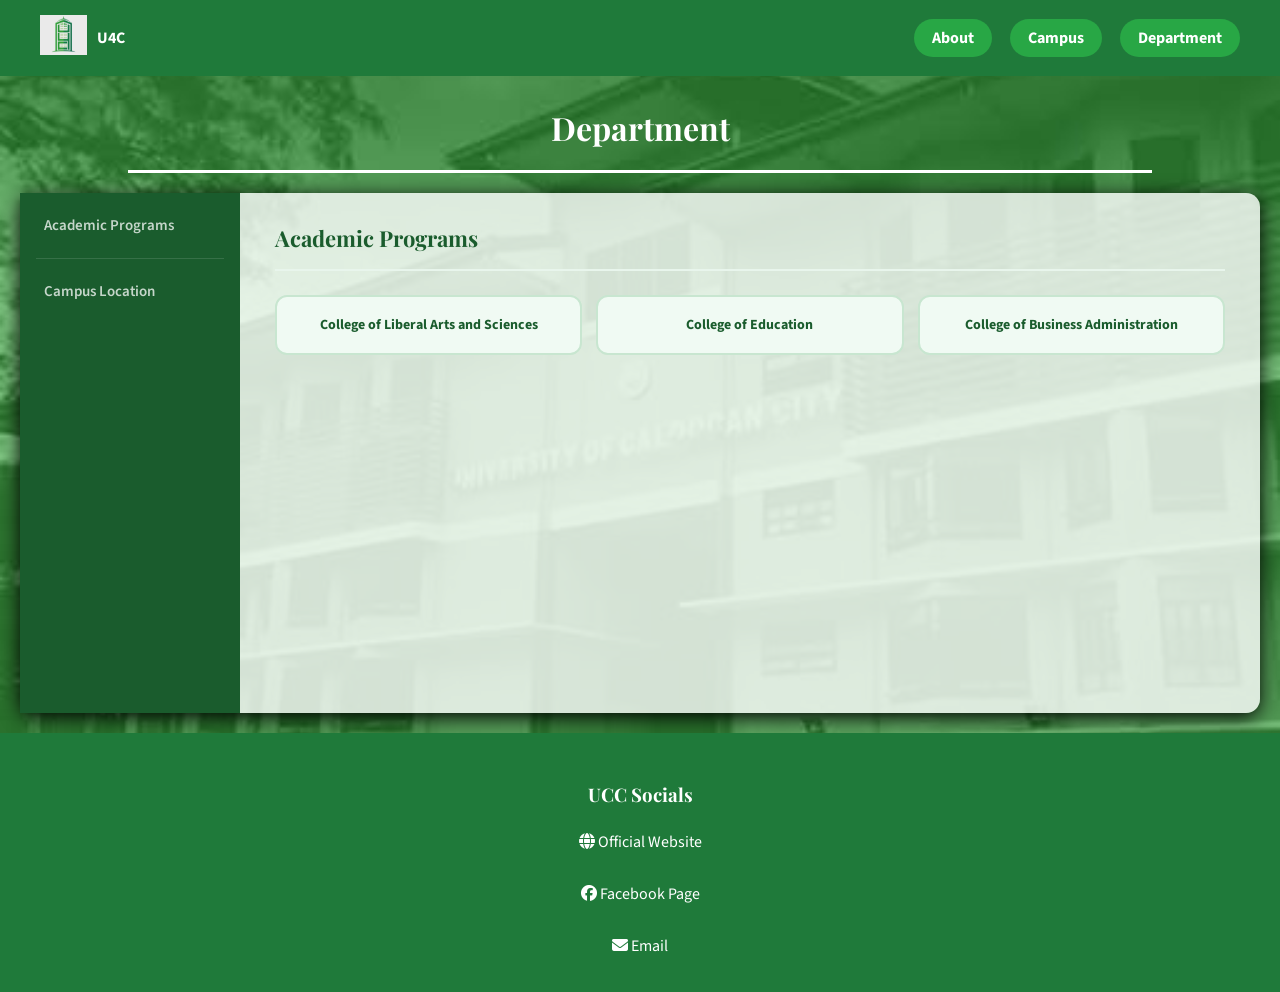
<file: U4C websystem/department.html>
<!DOCTYPE html>
<html>
<head>
  <meta name="viewport" content="width=device-width, initial-scale=1.0">
<link rel="icon" type="image/png" href="pictures/logo.jpg">
<title>Department</title>
<link rel="stylesheet" href="style.css">
  <link rel="stylesheet" href="https://cdnjs.cloudflare.com/ajax/libs/font-awesome/6.5.0/css/all.min.css">
  <link href="https://fonts.googleapis.com/css2?family=Playfair+Display:wght@400;700&family=Source+Sans+3:wght@400;600&display=swap" rel="stylesheet">

</head>
 
<body>
 
<header>
<div class="logo">
  <a href="index.html"> 
<img src="pictures/logo.jpg" alt="UCC Logo" onerror="this.src='placeholder.jpg'">
</a>
<span>U4C</span>
</div>
 
<nav>
<a href="index.html">About</a>
<a href="campus.html">Campus</a>
<a href="department.html">Department</a>
</nav>
</header>
 
<h1 class="title">Department</h1>
<div class="line"></div>
 
<div class="dept-wrapper">
  <div class="dept-tabs">
    <a href="#acad" class="dept-tab-link">
      Academic Programs
    </a>
    <hr>
    <a href="#admin" class="dept-tab-link">

      Campus Location
    </a>
  </div>
  <div class="dept-content">

    <div id="acad" class="dept-panel">
      <div class="panel-header">
        <h2>Academic Programs</h2>
      </div>
 
      <div class="college-buttons">
        <a href="#clas" class="college-btn">
          College of Liberal Arts and Sciences
        </a>
        <a href="#ced" class="college-btn">
          College of Education
        </a>
        <a href="#cba" class="college-btn">
          College of Business Administration
        </a>
      </div>

      <div id="clas" class="college-panel">
        <div class="college-dean-bar">
          <img src="pictures/bernadette_enriquez.png" alt="Bernadette B. Enriquez">
          <div>
            <p class="dean-label">Dean</p>
            <p class="dean-name">Bernadette B. Enriquez, DPA, LPT, CESE</p>
            <p class="dean-college">College of Liberal Arts and Sciences</p>
          </div>
        </div>
 
        <div class="programs">

          <div class="program-card">
            <div class="program-card-header">
              <span class="prog-badge">BA POS</span>
              <h4>Bachelor of Arts in Political Science</h4>
            </div>
            <p>The department of Political Science was established 1997, was a center of learning, with the principles of democracy, excellence towards progressive, responsible, state of the art, leadership in Caloocan City and the nation. The role of the department to develop students’ experts in politics and governance. Indicating the philosophy of responsible citizenship, in order to achieve progress and development with social justice and public service for all, through Academics excellence, scientific research and community service in Caloocan and in the Philippines. Presently there are 905 students in the department with 6 sections, producing 5 Supreme Student Council (SSC) President, 2 Crossroad editors-in-chief 5 cumlaude with graduates who became college professors, police officers, law students, HR personnel, high school teacher, call center agent, barangay officials, government officials and employees.</p>
          </div> 

          <div class="program-card">
            <div class="program-card-header">
              <span class="prog-badge">BA COMM</span>
              <h4>Bachelor of Arts in Communication</h4>
            </div>
            <p>A four-year degree program that prepares and hones students’ competence to pursue career in the media industry particularly in advertising and public relations to meet the world’s changing needs. Students are being proficient in the skills necessary as a communication practitioner in various fields like broadcasting, print, theatre arts, cinema, and advertising. The program also tailors basic knowledge in the Business Process Outsourcing Industry (BPO) which includes integrated courses from TESDA in line with the CHED objectives to have an Outcomes-Based Education Program</p>
          </div>           

          <div class="program-card">
            <div class="program-card-header">
              <span class="prog-badge">BPA</span>
              <h4>Bachelor of Public Administration</h4>
            </div>
            <p>This is a degree course requiring graduates to pass the Civil Service Examination to qualify for employment in government offices. The course is designated to prepare graduates to become effective and efficient public servants to man government offices all over the country. Only passers of the University Entrance Examination with an average of 83% better can quality to enroll. A grade retention of 2.25 is imposed to ensure quality graduates. Review lessons are incorporated to all subjects in the third graduation. Successful passers are assured of better career service in the government. BPA is offered in the both the North and South Campus.</p>
          </div> 

          <div class="program-card">
            <div class="program-card-header">
              <span class="prog-badge">BSCS</span>
              <h4>Bachelor of Science in Computer Science</h4>
            </div>
            <p>Combines a core of Computer Science subjects with depth in supporting fields. Students gain strong programming skills and computing fundamentals that prepare them to adapt to new technologies and trends.</p>
          </div>
          
          <div class="program-card">
            <div class="program-card-header">
              <span class="prog-badge">BSEMC</span>
              <h4>Bachelor of Science in Entertainment and Multimedia Computing</h4>
            </div>
            <p>The study and use of computing concepts in the design and development of multimedia products — covering science, entertainment, education, simulations, and advertising. Students learn the full pipeline of Game Development and Digital Animation, building creative competency to lead original projects.</p>
          </div>

          <div class="program-card">
            <div class="program-card-header">
              <span class="prog-badge">BSIS</span>
              <h4>Bachelor of Science in Information System</h4>
            </div>
            <p>A 4-year hybrid program blending Computing Science with business essentials. Students are honed in designing, developing, and managing information system setups including transaction processing systems, automation systems, and enterprise-based systems.</p>
          </div>

          <div class="program-card">
            <div class="program-card-header">
              <span class="prog-badge">BSIT</span>
              <h4>Bachelor of Science in Information Technology</h4>
            </div>
            <p>A 4-year hybrid course combining Computing Science fundamentals with business courses like management, accounting, and finance. Students are trained in designing, developing, and managing information systems such as transaction processing systems, automation systems, and enterprise-based systems.</p>
          </div>

          <div class="program-card">
            <div class="program-card-header">
              <span class="prog-badge">BS MATH</span>
              <h4>Bachelor of Science in Mathematics</h4>
            </div>
            <p>The undergraduate mathematics program of the University of Caloocan City comprised of general education courses and substantial mathematics courses applicable in Business, Engineering, Statistics and Technology. To comply with CHED CMO No. 19, s. 2007, the aforesaid program attempted for a change in nomenclature to BACHELOR OF SCIENCE IN MATHEMATICS for its freshmen before the Technical Assessment of the Commission on Higher Education last September 28, 2012. However, because of the K-12 effect of the Basic Education Curriculum in the future, the attempt for a change of nomenclature and curriculum did not materialize. Thus, the Bachelor of Arts in Mathematics is still the current undergraduate mathematics program offered by the University while still waiting for a new CMO to be issue by CHED that is aligned with the K-12 program.</p>
          </div>   

          <div class="program-card">
            <div class="program-card-header">
              <span class="prog-badge">BS PSY</span>
              <h4>Bachelor of Science in Psychology</h4>
            </div>
            <p>The Bachelor of Science in Psychology is a 4-year degree program that aims to equip the future psychologist with skills and knowledge demanded in the third millennium which embodies the total Academics and practical development of the individual to do their task after graduation fully well.</p>
          </div>                   
        </div>
            <a href="#acad" class="back-to-colleges">
                <i class="fas fa-arrow-left"></i> Back to Colleges
            </a>
      </div>

      <div id="ced" class="college-panel">
        <div class="college-dean-bar">
          <img src="pictures/ramona_prado.png" alt="Ramona A. Prado">
          <div>
            <p class="dean-label">Dean</p>
            <p class="dean-name">Ramona A. Prado, EdD, LPT</p>
            <p class="dean-college">College of Education</p>
          </div>
        </div>

        
 
        <div class="programs">

          <div class="program-card">
            <div class="program-card-header">
              <span class="prog-badge">BSE ENG</span>
              <h4>Bachelor of Secondary Education Major in English</h4>
            </div>
            <p>To prepare and equip learners to be a critical thinkers, effective writers, and articulate speakers in literature and language through critical literacy which is the capacity to interpret, analyze, synthesize, evaluate and conceptualize literary and social context</p>
          </div>

          <div class="program-card">
            <div class="program-card-header">
              <span class="prog-badge">BSE ENG-CHI</span>
              <h4>Bachelor of Secondary Education Major in English - Chinese</h4>
            </div>
            <p>To prepare and equip learners to be a critical thinkers, effective writers, and articulate speakers in literature and language through critical literacy which is the capacity to interpret, analyze, synthesize, evaluate and conceptualize literary and social context</p>
          </div>          
 
          <div class="program-card">
            <div class="program-card-header">
              <span class="prog-badge">BSE SCI</span>
              <h4>Bachelor in Secondary Education Major in Science</h4>
            </div>
            <p>To develop commendable science educators that are able to use different science mechanisms to solve complex problems in various fields of education</p>
          </div>

          <div class="program-card">
            <div class="program-card-header">
              <span class="prog-badge">BECED</span>
              <h4>Bachelor of Early Childhood Education</h4>
            </div>
            <p>To promote opportunities for the learners to explore and to have access to the various learning modalities and practice teaching.</p>
          </div>



        </div>
 
        <a href="#acad" class="back-to-colleges">
          <i class="fas fa-arrow-left"></i> Back to Colleges
        </a>
      </div>


      <!-- CBA -->
        <div id="cba" class="college-panel">
        <div class="college-dean-bar">
          <img src="pictures/eloisa_mackay.png" alt="Eloisa M. Mackay">
          <div>
            <p class="dean-label">Dean</p>
            <p class="dean-name">Dr. Eloisa M. Mackay, PhD, LPT</p>
            <p class="dean-college">College of Business and Accountancy</p>
          </div>
        </div>

        <div class="programs">

          <div class="program-card">
            <div class="program-card-header">
              <span class="prog-badge">BSHM</span>
              <h4>Bachelor of Science in Hospitality Management</h4>
            </div>
            <p>No Info at the moment</p>
          </div>

          <div class="program-card">
            <div class="program-card-header">
              <span class="prog-badge">BSTM</span>
              <h4>Bachelor of Science in Tourism Management</h4>
            </div>
            <p>No Info at the moment</p>
          </div>          

        </div>
 
        <a href="#acad" class="back-to-colleges">
          <i class="fas fa-arrow-left"></i> Back to Colleges
        </a>
      </div>
        </div>
 
    
 

    <div id="admin" class="dept-panel">
      <div class="panel-header">
        <h2>Congressional Campus Location</h2>
      </div>
 
      <div class="campus-info-grid">
        <div class="campus-info-item">
          <i class="fas fa-map-marker-alt" style="color:#c0392b;"></i>
          <div>
            <p class="info-label">Location</p>
            <p class="info-value">Congressional Rd Ext, Barangay 171, Caloocan City</p>
          </div>
        </div>
        <div class="campus-info-item">
          <i class="fas fa-envelope" style="color:#2980b9;"></i>
          <div>
            <p class="info-label">Email</p>
            <p class="info-value">congresscampusadmin@ucc-caloocan.edu.ph</p>
          </div>
        </div>
        <div class="campus-info-item">
          <i class="fas fa-phone" style="color:#27ae60;"></i>
          <div>
            <p class="info-label">Call</p>
            <p class="info-value">Contact: 85242267</p>
          </div>
        </div>
      </div>
 
      <div class="map-wrapper">
        <iframe
          src="https://www.google.com/maps/embed?pb=!1m18!1m12!1m3!1d3859.1!2d120.9847!3d14.7652!2m3!1f0!2f0!3f0!3m2!1i1024!2i768!4f13.1!3m3!1m2!1s0x3397b1e2e2e2e2e3%3A0x0!2sCongressional+Rd+Ext%2C+Caloocan%2C+Metro+Manila!5e0!3m2!1sen!2sph!4v1"
          width="100%"
          height="340"
          style="border:0; border-radius:10px;"
          allowfullscreen=""
          loading="lazy"
          referrerpolicy="no-referrer-when-downgrade">
        </iframe>
      </div>
    </div>  
    </div>

    
  </div>

 
</div>

 
<footer>
<h3>UCC Socials</h3>
<div class="social-links">
  <a href="https://ucc-caloocan.edu.ph/" target="_blank"> <i class="fas fa-globe"></i> Official Website</a>
<a href="https://www.facebook.com/univofcaloocanofficial" target="_blank"> <i class="fab fa-facebook"></i> Facebook Page</a>
<a href="/cdn-cgi/l/email-protection#8eefeae3e7e0cefbededa3edefe2e1e1edefe0a0ebeafba0fee6" target="_blank"> <i class="fas fa-envelope"></i> Email</a>
</div>
</footer>
</file>
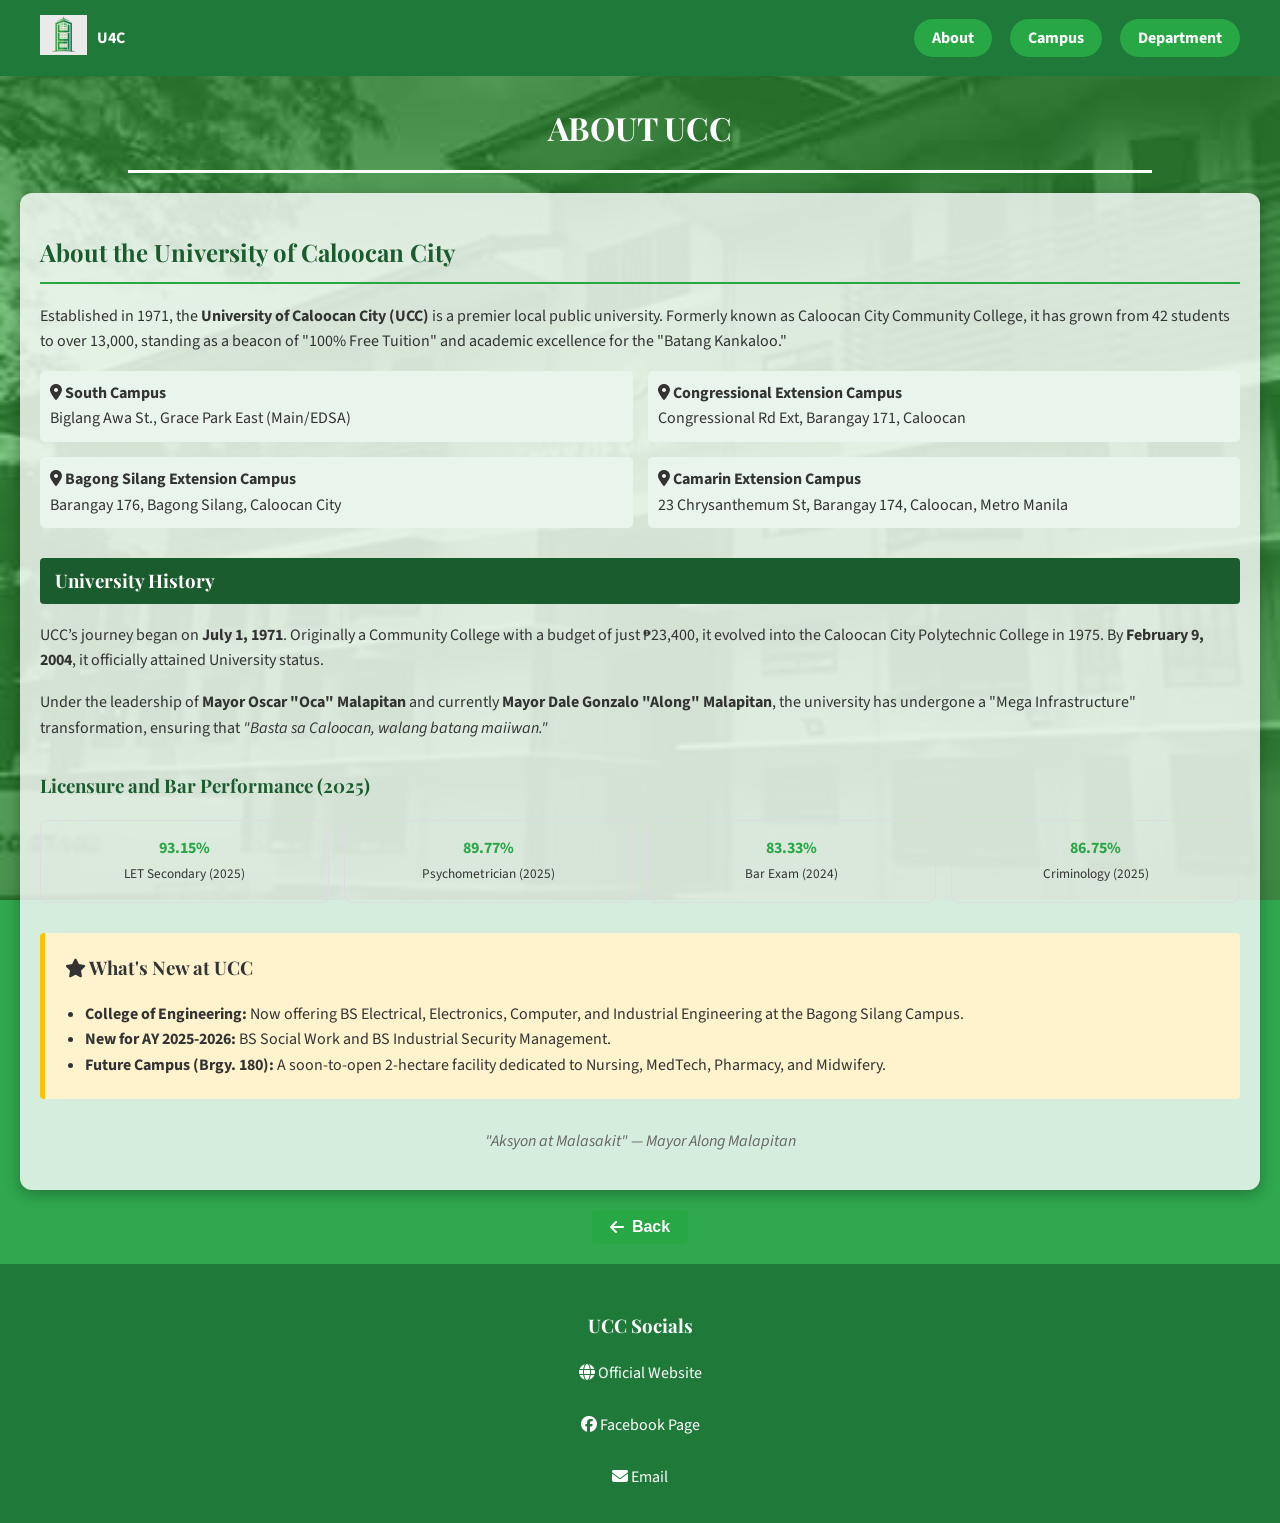
<file: U4C websystem/events.html>
<!DOCTYPE html>
<html>
<head>
    <meta name="viewport" content="width=device-width, initial-scale=1.0">
<title>ABOUT</title>
<link rel="icon" type="image/png" href="pictures/logo.jpg">
<link rel="stylesheet" href="style.css">
<link rel="stylesheet" href="https://cdnjs.cloudflare.com/ajax/libs/font-awesome/6.5.0/css/all.min.css">
<link href="https://fonts.googleapis.com/css2?family=Playfair+Display:wght@400;700&family=Source+Sans+3:wght@400;600&display=swap" rel="stylesheet">
</head>

<body>

<header>
<div class="logo">
  <a href="index.html"> 
<img src="pictures/logo.jpg" alt="UCC Logo" onerror="this.src='placeholder.jpg'">
</a>
<span>U4C</span>
</div>

<nav>
<a href="index.html">About</a>
<a href="campus.html">Campus</a>
<a href="department.html">Department</a>
</nav>
</header>

<h1 class="title">ABOUT UCC</h1>

<div class="line"></div>


<section class="updates" style="text-align: left; padding: 20px; line-height: 1.6; color: #333;">
    
    <div style="margin-bottom: 30px;">
        <h2 style="color: #1a5c2d; border-bottom: 2px solid #28a745; padding-bottom: 10px;">About the University of Caloocan City</h2>
        <p>Established in 1971, the <strong>University of Caloocan City (UCC)</strong> is a premier local public university. Formerly known as Caloocan City Community College, it has grown from 42 students to over 13,000, standing as a beacon of "100% Free Tuition" and academic excellence for the "Batang Kankaloo."</p>
        
        <div style="display: flex; flex-wrap: wrap; gap: 15px; margin-top: 15px;">
            <div style="flex: 1; min-width: 250px; background: #e9f5ec; padding: 10px; border-radius: 5px;">
                <strong><i class="fas fa-map-marker-alt"></i> South Campus</strong><br>
                Biglang Awa St., Grace Park East (Main/EDSA)
            </div>
            <div style="flex: 1; min-width: 250px; background: #e9f5ec; padding: 10px; border-radius: 5px;">
                <strong><i class="fas fa-map-marker-alt"></i> Congressional Extension Campus</strong><br>
                Congressional Rd Ext, Barangay 171, Caloocan
            </div>
        </div>

                <div style="display: flex; flex-wrap: wrap; gap: 15px; margin-top: 15px;">
            <div style="flex: 1; min-width: 250px; background: #e9f5ec; padding: 10px; border-radius: 5px;">
                <strong><i class="fas fa-map-marker-alt"></i> Bagong Silang Extension Campus</strong><br>
                Barangay 176, Bagong Silang, Caloocan City
            </div>
            <div style="flex: 1; min-width: 250px; background: #e9f5ec; padding: 10px; border-radius: 5px;">
                <strong><i class="fas fa-map-marker-alt"></i> Camarin Extension Campus</strong><br>
                23 Chrysanthemum St, Barangay 174, Caloocan, Metro Manila
            </div>
        </div>
    </div>

    <div style="margin-bottom: 30px;">
        <h3 style="background: #1a5c2d; color: white; padding: 8px 15px; border-radius: 4px;">University History</h3>
        <p style="margin-top: 10px;">UCC’s journey began on <strong>July 1, 1971</strong>. Originally a Community College with a budget of just ₱23,400, it evolved into the Caloocan City Polytechnic College in 1975. By <strong>February 9, 2004</strong>, it officially attained University status.</p>
        <p>Under the leadership of <strong>Mayor Oscar "Oca" Malapitan</strong> and currently <strong>Mayor Dale Gonzalo "Along" Malapitan</strong>, the university has undergone a "Mega Infrastructure" transformation, ensuring that <em>"Basta sa Caloocan, walang batang maiiwan."</em></p>
    </div>

    <div style="margin-bottom: 30px;">
        <h3 style="color: #1a5c2d;">Licensure and Bar Performance (2025)</h3>
        <div style="display: grid; grid-template-columns: repeat(auto-fit, minmax(200px, 1fr)); gap: 15px;">
            <div style="border: 1px solid #ddd; padding: 15px; border-radius: 8px; text-align: center;">
                <h4 style="margin: 0; color: #28a745;">93.15%</h4>
                <small>LET Secondary (2025)</small>
            </div>
            <div style="border: 1px solid #ddd; padding: 15px; border-radius: 8px; text-align: center;">
                <h4 style="margin: 0; color: #28a745;">89.77%</h4>
                <small>Psychometrician (2025)</small>
            </div>
            <div style="border: 1px solid #ddd; padding: 15px; border-radius: 8px; text-align: center;">
                <h4 style="margin: 0; color: #28a745;">83.33%</h4>
                <small>Bar Exam (2024)</small>
            </div>
            <div style="border: 1px solid #ddd; padding: 15px; border-radius: 8px; text-align: center;">
                <h4 style="margin: 0; color: #28a745;">86.75%</h4>
                <small>Criminology (2025)</small>
            </div>
        </div>
    </div>

    <div style="background: #fff3cd; border-left: 5px solid #ffc107; padding: 20px; border-radius: 4px;">
        <h3 style="margin-top: 0;"><i class="fas fa-star"></i> What's New at UCC</h3>
        <ul style="padding-left: 20px; margin-bottom: 0;">
            <li><strong>College of Engineering:</strong> Now offering BS Electrical, Electronics, Computer, and Industrial Engineering at the Bagong Silang Campus.</li>
            <li><strong>New for AY 2025-2026:</strong> BS Social Work and BS Industrial Security Management.</li>
            <li><strong>Future Campus (Brgy. 180):</strong> A soon-to-open 2-hectare facility dedicated to Nursing, MedTech, Pharmacy, and Midwifery.</li>
        </ul>
    </div>

    <div style="margin-top: 30px; font-style: italic; color: #666; text-align: center;">
        <p>"Aksyon at Malasakit" — Mayor Along Malapitan</p>
    </div>

</section>

<div style="text-align: center; margin: 20px 0;">
  <a href="index.html" style="display: inline-flex; align-items: center; gap: 8px; text-decoration: none; color: #fff; background: #28a745; padding: 8px 18px; border-radius: 5px; font-family: sans-serif; font-weight: 600;">
    <i class="fas fa-arrow-left"></i> Back
  </a>
</div>

<footer>
<h3>UCC Socials</h3>
<div class="social-links">
  <a href="https://ucc-caloocan.edu.ph/" target="_blank"> <i class="fas fa-globe"></i> Official Website</a>
<a href="https://www.facebook.com/univofcaloocanofficial" target="_blank"> <i class="fab fa-facebook"></i> Facebook Page</a>
<a href="mailto:admin@ucc-caloocan.edu.ph" target="_blank"> <i class="fas fa-envelope"></i> Email</a>
</div>
</footer>

</body>
</html>
</file>
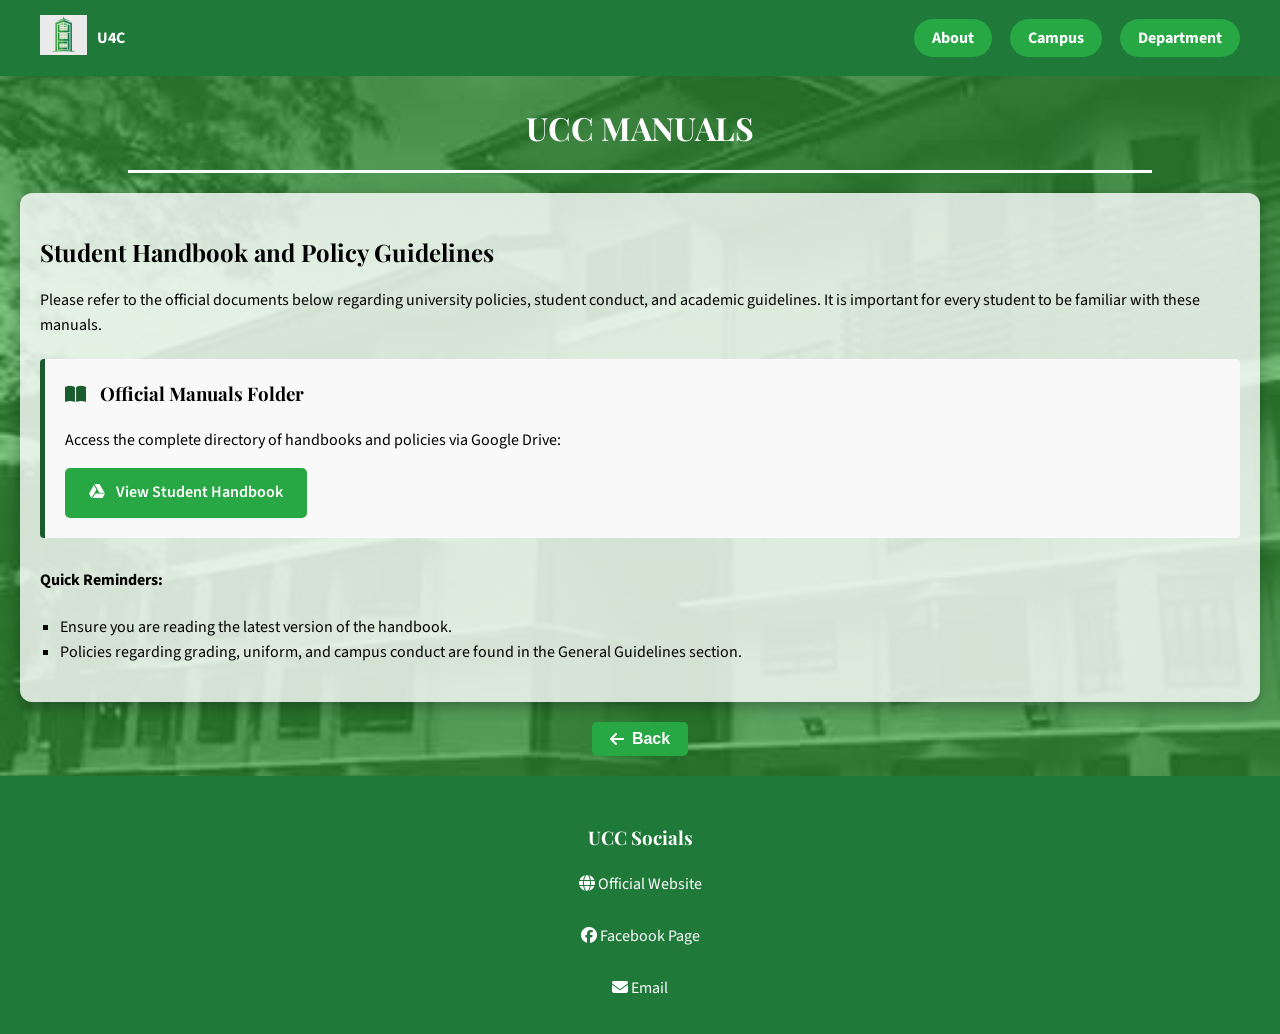
<file: U4C websystem/manuals.html>
<!DOCTYPE html>
<html>
<head>
  <meta name="viewport" content="width=device-width, initial-scale=1.0">
<title>UCC MANUALS</title>
<link rel="icon" type="image/png" href="pictures/logo.jpg">
<link rel="stylesheet" href="style.css">
<link rel="stylesheet" href="https://cdnjs.cloudflare.com/ajax/libs/font-awesome/6.5.0/css/all.min.css">
<link href="https://fonts.googleapis.com/css2?family=Playfair+Display:wght@400;700&family=Source+Sans+3:wght@400;600&display=swap" rel="stylesheet">
</head>

<body>

<header>
<div class="logo">
  <a href="index.html"> 
<img src="pictures/logo.jpg" alt="UCC Logo" onerror="this.src='placeholder.jpg'">
</a>
<span>U4C</span>
</div>

<nav>
<a href="index.html">About</a>
<a href="campus.html">Campus</a>
<a href="department.html">Department</a>
</nav>
</header>

<h1 class="title">UCC MANUALS</h1>

<div class="line"></div>

<section class="updates" style="text-align: left; padding: 20px; line-height: 1.6;">
    <h2 style="margin-bottom: 15px;">Student Handbook and Policy Guidelines</h2>
    <p style="margin-bottom: 20px;">Please refer to the official documents below regarding university policies, student conduct, and academic guidelines. It is important for every student to be familiar with these manuals.</p>
    
    <div class="manual-link-container" style="background-color: #f9f9f9; border-left: 5px solid #1a5c2d; padding: 20px; border-radius: 4px;">
        <h3 style="margin-top: 0;"><i class="fas fa-book-open" style="margin-right: 10px; color: #1a5c2d;"></i> Official Manuals Folder</h3>
        <p style="margin-bottom: 15px;">Access the complete directory of handbooks and policies via Google Drive:</p>
        
        <a href="https://drive.google.com/drive/folders/1hAdIbGd_nnhpC0E_p8UhWMNSJ1be-xeB" 
           target="_blank" 
           style="background-color: #28a745; color: white; padding: 12px 24px; text-decoration: none; border-radius: 5px; display: inline-block; font-weight: 600; transition: background 0.3s;">
           <i class="fab fa-google-drive" style="margin-right: 8px;"></i> View Student Handbook
        </a>
    </div>

    <div style="margin-top: 30px;">
        <h4>Quick Reminders:</h4>
        <ul style="padding-left: 20px; list-style-type: square;">
            <li>Ensure you are reading the latest version of the handbook.</li>
            <li>Policies regarding grading, uniform, and campus conduct are found in the General Guidelines section.</li>
        </ul>
    </div>
</section>

<div style="text-align: center; margin: 20px 0;">
  <a href="index.html" style="display: inline-flex; align-items: center; gap: 8px; text-decoration: none; color: #fff; background: #28a745; padding: 8px 18px; border-radius: 5px; font-family: sans-serif; font-weight: 600;">
    <i class="fas fa-arrow-left"></i> Back
  </a>
</div>

<footer>
<h3>UCC Socials</h3>
<div class="social-links">
  <a href="https://ucc-caloocan.edu.ph/" target="_blank"> <i class="fas fa-globe"></i> Official Website</a>
<a href="https://www.facebook.com/univofcaloocanofficial" target="_blank"> <i class="fab fa-facebook"></i> Facebook Page</a>
<a href="mailto:admin@ucc-caloocan.edu.ph" target="_blank"> <i class="fas fa-envelope"></i> Email</a>
</div>
</footer>

</body>
</html>
</file>
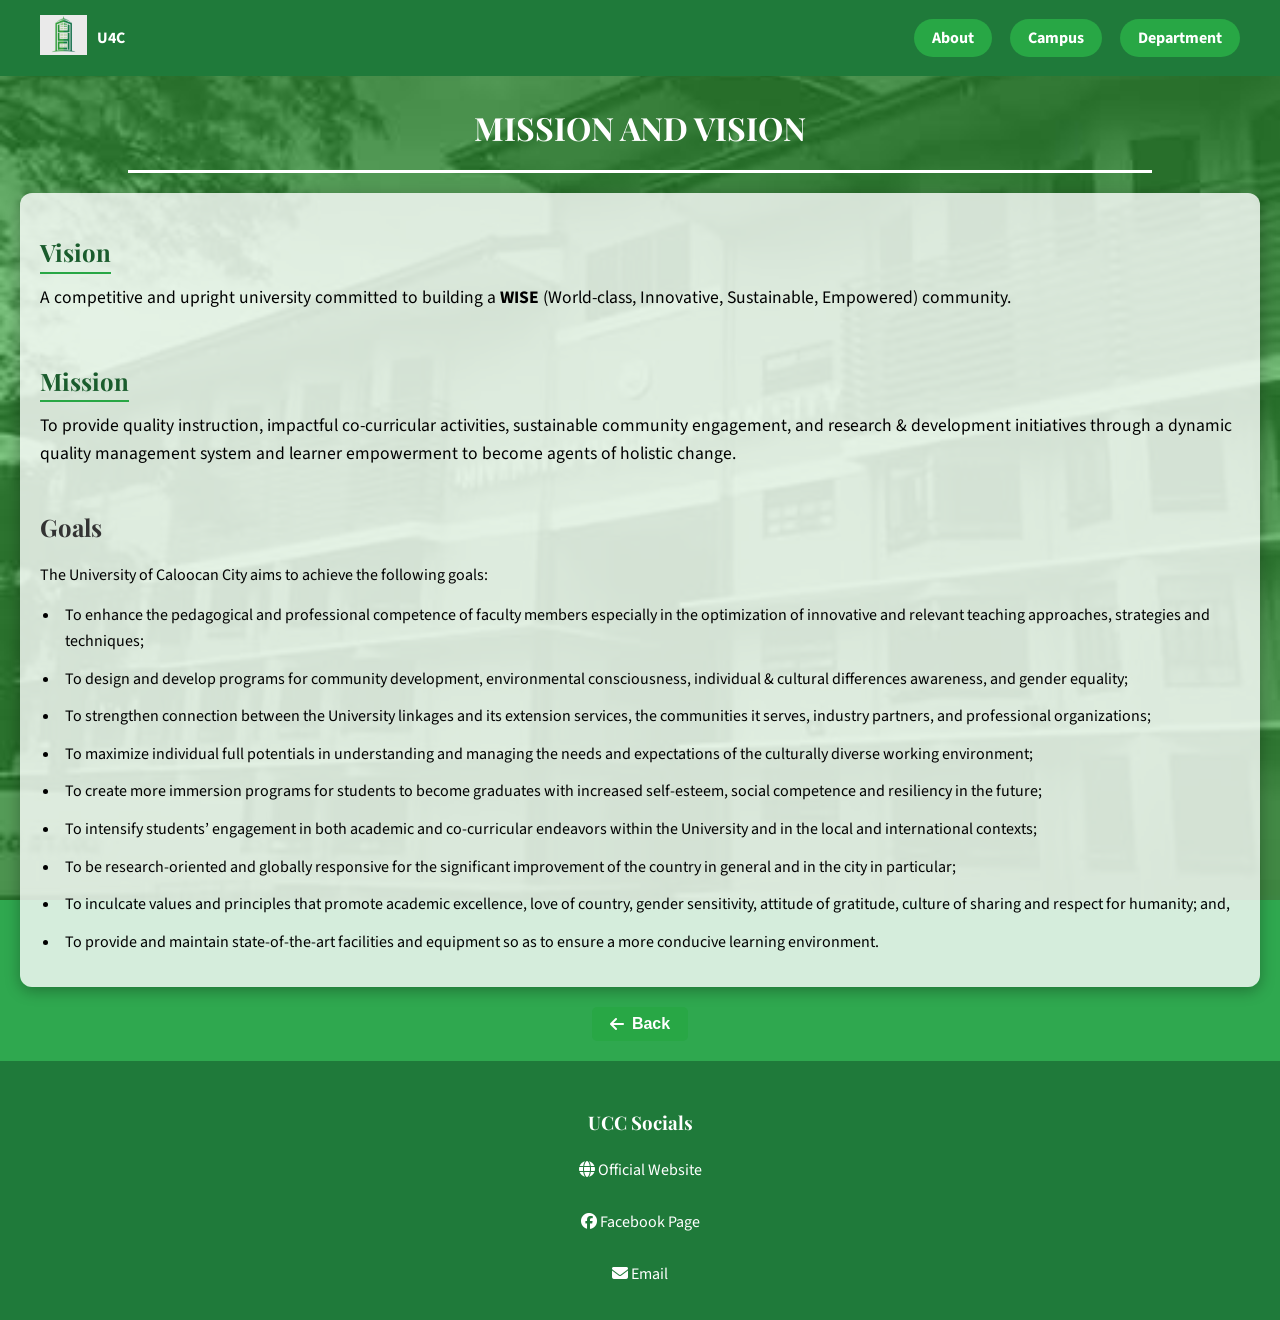
<file: U4C websystem/mission.html>
<!DOCTYPE html>
<html>
<head>
    <meta name="viewport" content="width=device-width, initial-scale=1.0">
<title>MISSION AND VISION</title>
<link rel="icon" type="image/png" href="pictures/logo.jpg">
<link rel="stylesheet" href="style.css">
<link rel="stylesheet" href="https://cdnjs.cloudflare.com/ajax/libs/font-awesome/6.5.0/css/all.min.css">
<link href="https://fonts.googleapis.com/css2?family=Playfair+Display:wght@400;700&family=Source+Sans+3:wght@400;600&display=swap" rel="stylesheet">
</head>

<body>

<header>
<div class="logo">
  <a href="index.html"> 
<img src="pictures/logo.jpg" alt="UCC Logo" onerror="this.src='placeholder.jpg'">
</a>
<span>U4C</span>
</div>

<nav>
<a href="index.html">About</a>
<a href="campus.html">Campus</a>
<a href="department.html">Department</a>
</nav>
</header>

<h1 class="title">MISSION AND VISION</h1>

<div class="line"></div>

<section class="updates" style="text-align: left; padding: 20px; line-height: 1.6;">
    
    <div style="margin-bottom: 30px;">
        <h2 style="color: #1a5c2d; border-bottom: 2px solid #28a745; display: inline-block; margin-bottom: 10px;">Vision</h2>
        <p style="margin: 0; font-size: 1.1em;">A competitive and upright university committed to building a <strong>WISE</strong> (World-class, Innovative, Sustainable, Empowered) community.</p>
    </div>

    <div style="margin-bottom: 40px;">
        <h2 style="color: #1a5c2d; border-bottom: 2px solid #28a745; display: inline-block; margin-bottom: 10px;">Mission</h2>
        <p style="margin: 0; font-size: 1.1em;">To provide quality instruction, impactful co-curricular activities, sustainable community engagement, and research & development initiatives through a dynamic quality management system and learner empowerment to become agents of holistic change.</p>
    </div>

    <div class="goals-container">
        <h2 style="color: #333; margin-bottom: 15px;">Goals</h2>
        <p style="margin-bottom: 15px;">The University of Caloocan City aims to achieve the following goals:</p>
        
        <ul style="padding-left: 20px; margin: 0; list-style-type: disc;">
            <li style="margin-bottom: 12px; padding-left: 5px;">To enhance the pedagogical and professional competence of faculty members especially in the optimization of innovative and relevant teaching approaches, strategies and techniques;</li>
            <li style="margin-bottom: 12px; padding-left: 5px;">To design and develop programs for community development, environmental consciousness, individual & cultural differences awareness, and gender equality;</li>
            <li style="margin-bottom: 12px; padding-left: 5px;">To strengthen connection between the University linkages and its extension services, the communities it serves, industry partners, and professional organizations;</li>
            <li style="margin-bottom: 12px; padding-left: 5px;">To maximize individual full potentials in understanding and managing the needs and expectations of the culturally diverse working environment;</li>
            <li style="margin-bottom: 12px; padding-left: 5px;">To create more immersion programs for students to become graduates with increased self-esteem, social competence and resiliency in the future;</li>
            <li style="margin-bottom: 12px; padding-left: 5px;">To intensify students’ engagement in both academic and co-curricular endeavors within the University and in the local and international contexts;</li>
            <li style="margin-bottom: 12px; padding-left: 5px;">To be research-oriented and globally responsive for the significant improvement of the country in general and in the city in particular;</li>
            <li style="margin-bottom: 12px; padding-left: 5px;">To inculcate values and principles that promote academic excellence, love of country, gender sensitivity, attitude of gratitude, culture of sharing and respect for humanity; and,</li>
            <li style="margin-bottom: 12px; padding-left: 5px;">To provide and maintain state-of-the-art facilities and equipment so as to ensure a more conducive learning environment.</li>
        </ul>
    </div>

</section>

<div style="text-align: center; margin: 20px 0;">
  <a href="index.html" style="display: inline-flex; align-items: center; gap: 8px; text-decoration: none; color: #fff; background: #28a745; padding: 8px 18px; border-radius: 5px; font-family: sans-serif; font-weight: 600;">
    <i class="fas fa-arrow-left"></i> Back
  </a>
</div>

<footer>
<h3>UCC Socials</h3>
<div class="social-links">
  <a href="https://ucc-caloocan.edu.ph/" target="_blank"> <i class="fas fa-globe"></i> Official Website</a>
<a href="https://www.facebook.com/univofcaloocanofficial" target="_blank"> <i class="fab fa-facebook"></i> Facebook Page</a>
<a href="mailto:admin@ucc-caloocan.edu.ph" target="_blank"> <i class="fas fa-envelope"></i> Email</a>
</div>
</footer>

</body>
</html>
</file>
<file: U4C websystem/style.css>
body{
margin:0;
font-family: 'Source Sans 3', sans-serif;
background-image:url(pictures/UccBack.jpg);
background-size:cover;
background-position:center;
background-repeat:no-repeat;
background-attachment:fixed;
background-color: #2fa84f;
}
 
h1, h2, h3 {
  font-family: 'Playfair Display', serif;
}
 
/* HEADER */
header{
display:flex;
justify-content:space-between;
align-items:center;
padding:15px 40px;
background:#1f7a3a;
color:white;
}
 
.logo{
display:flex;
align-items:center;
gap:10px;
font-weight:bold;
}
 
.logo img{
height:40px;
}
 
 
/* NAVIGATION */
nav a{
text-decoration:none;
margin-left:15px;
background:#28a745;
padding:8px 18px;
border-radius:20px;
color:white;
font-weight:bold;
transition:0.3s;
}
 
nav a:hover{
background:#27ae60;
}
 
 
/* TITLE */
.title{
text-align:center;
margin-top:30px;
font-size:32px;
color:white;
}
 
 
/* LINE */
.line{
width:80%;
height:3px;
background:white;
margin:20px auto;
}
 
 
/* glass container */

.department-container {
  background: rgba(255, 255, 255, 0.15);
  backdrop-filter: blur(10px);
  border-radius: 12px;
  margin: 20px;
  padding: 20px;
  box-shadow: 0 4px 15px rgba(0, 0, 0, 0.3);
}

.updates {
background: rgba(255,255,255,0.80);

  border-radius: 12px;
  margin: 20px;
  padding: 20px;
  box-shadow: 0 4px 15px rgba(0, 0, 0, 0.3);
}
 
.about{
  background: rgba(255, 255, 255, 0.15);
  backdrop-filter: blur(10px);
  -webkit-backdrop-filter: blur(10px);
  border: 1px solid rgba(255, 255, 255, 0.3);
  border-radius: 12px;
  margin: 20px;
  padding: 20px;
  box-shadow: 0 4px 15px rgba(0, 0, 0, 0.3);
  color: #fff;
 
}
 
 
/* ABOUT */
.about{
text-align:center;
 
}
 
.about-text{
width:70%;
margin:auto;
font-size:16px;
}
 
 
/* UPDATES */
.updates{
text-align:center;
}
 
.updates-grid{
width:90%;
margin:auto;
display:grid;
grid-template-columns:repeat(2,1fr);
gap:25px;
}
 
.update-box{
background:white;
border-radius:10px;
overflow:hidden;
text-decoration:none;
color:black;
box-shadow:0 3px 10px rgba(0,0,0,0.2);
transition:0.3s;
}
 
.update-box:hover{
transform:scale(1.03);
}
 
.update-box img{
width:100%;
height:250px;
object-fit:cover;
display: block;
}
 
 
 
 
/* FOOTER */
footer{
background:#1f7a3a;
text-align:center;
padding:30px;
color:white;
}
 
.social-links {
display:flex;
flex-direction:column;
gap: 20px;
}
 
.social-links a{
display:block;
text-decoration:none;
color:white;
margin:5px;
}
 
 
/* DEPARTMENT */
.dept-buttons{
display:flex;
justify-content:center;
gap:15px;
flex-wrap:wrap;
margin-bottom:30px;
}
 
.dept-button{
background:#2ecc71;
color:white;
padding:12px;
border-radius:8px;
text-decoration:none;
font-weight:bold;
}
 
.dept-button:hover{
background:#27ae60;
}
 
.dept-section{
display:none;
}
 
.dept-section:target{
display:block;
background:white;
border-radius:10px;
padding:20px;
width:70%;
margin:20px auto;
box-shadow:0 4px 10px rgba(0,0,0,0.2);
}
 
.back-button{
display:inline-block;
margin-top:20px;
background:#1f7a3a;
color:white;
padding:10px 15px;
border-radius:8px;
text-decoration:none;
}
 
 
/* CAMPUS */
.campus-container{
display:flex;
gap:0;
align-items: stretch;
min-height: 520px;
margin: 20px;
}
 
.room-section {
  max-width: 800px;
  background: #fff;
  border: 1px solid #e0e0e0;
  border-radius: 10px;
  padding: 16px;
  margin: 0 auto 24px;
}
 
.room-section h3 {
  margin: 0 0 12px 0;
  font-size: 18px;
}
 
.room-section img {
  width: 100%;
  /* max-width: 100%; */
  height: 600px;
  object-fit: cover;
  object-position: center;
  display: block;
  border-radius: 8px;
}
 
.floor-menu{
 
width: 220px;
display: flex;
flex-direction: column;
gap: 8px;
background: #1a5c2d;
border-radius: 14px 0 0 14px;
padding: 16px 0;
box-shadow: 0 4px 20px rgba(0,0,0,1);
}
 
.floor summary{
list-style:none;
cursor:pointer;
}
 
.floor summary::-webkit-details-marker{
display:none;
}
 
.floor-btn{
display:block;
padding: 11px 16px;
background: transparent;
color: rgba(255,255,255,0.8);
font-weight: bold;
font-size: 16px;
border-radius: 0;
margin-bottom: 0;
border-left: 4px solid transparent;
transition: 0.2s;
cursor: pointer;
}
 
.floor-btn:hover {
  background: rgba(255,255,255,0.1);
  border-left-color: #2ecc71;
  color: #fff;
}
 
.room-list{
margin-left:10px;
display:flex;
flex-direction:column;
gap:5px;
padding: 8px;
}
 
.room-link{
background: transparent;
padding: 8px 16px 8px 20px;
border-radius: 0;
text-decoration: none;
color: rgba(255,255,255,0.7);
font-weight: 600;
font-size: 14px;
border-left: 4px solid transparent;
transition: 0.2s;
display: block;
}
 
.room-link:hover {
  background: rgba(255,255,255,0.1);
  border-left-color: #2ecc71;
  color: #fff;
}
 
 
/* RIGHT PANEL */
.campus-pic{
flex:3;
background: rgba(255,255,255,0.80);
padding: 30px 35px;
min-height:400px;
text-align:center;
box-shadow: 0 4px 10px rgba(0,0,0,1);
}
 
 
/* FLEXIBLE IMAGES */
.room-section{
display:none;
}
 
.room-section:target{
display:block;
}
 
/* .room-section img{
max-width:100%;
height:auto;
border-radius:10px;
margin-top:15px;
} */
 
.programs{
display: flex;
flex-direction: column;
gap: 20px;
margin-top: 15px;
}
 
.program-card{
background: #ffffff;
padding: 18px;
border-radius: 10px;
box-shadow: 0 5px 10px rgba(0,0,0,0.10 );
border-left: 5px solid #1f7a3a;
}
 
.program-card h4{
margin-bottom: 8px;
color: solid black;
font-size: larger;
}
 
.program-card p{
line-height: 1.6;
}
 
.dept-wrapper {
  display: flex;
  gap: 0;
  background: rgba(255,255,255,0.80);
  border-radius: 14px;
  margin: 20px;
  box-shadow: 0 4px 20px rgba(0,0,0,1);
  min-height: 520px;
}
 
.dept-tabs {
  display: flex;
  flex-direction: column;
  width: 220px;
  flex-shrink: 0;
  background: #1a5c2d;
}
 
.dept-tab-link {
  display: flex;
  align-items: center;
  gap: 12px;
  padding: 22px 20px;
  text-decoration: none;
  color: rgba(255,255,255,0.75);
  font-family: 'Source Sans 3', sans-serif;
  font-weight: 600;
  font-size: 15px;
  border-left: 4px solid transparent;
  transition: background 0.2s, color 0.2s, border-color 0.2s;
}
 
.dept-tab-link i {
  width: 20px;
  text-align: center;
  font-size: 16px;
}
 
.dept-tab-link:hover {
  background: rgba(255,255,255,0.1);
  color: #fff;
  border-left-color: #2ecc71;
}
 
.dept-tabs hr {
  border: none;
  border-top: 1px solid rgba(255,255,255,0.12);
  margin: 0 16px;
}
 
.dept-content {
  flex: 1;
  padding: 30px 35px;
  overflow-y: auto;
}
 
.dept-panel {
  display: none;
}
 
.dept-panel#acad {
  display: block;
}
 
.dept-panel:target {
  display: block;
}
 
#admin:target ~ #acad,
body:has(#admin:target) #acad {
  display: none;
}
 
.panel-header {
  display: flex;
  align-items: center;
  gap: 12px;
  margin-bottom: 24px;
  padding-bottom: 16px;
  border-bottom: 2px solid #e8f5ec;
}
 
.panel-header i {
  font-size: 22px;
  color: #1a5c2d;
  background: #e8f5ec;
  width: 44px;
  height: 44px;
  border-radius: 10px;
  display: flex;
  align-items: center;
  justify-content: center;
}
 
.panel-header h2 {
  margin: 0;
  font-family: 'Playfair Display', serif;
  color: #1a5c2d;
  font-size: 22px;
}
 
.programs {
  display: flex;
  flex-direction: column;
  gap: 16px;
}
 
.program-card {
  background: #fff;
  padding: 20px 22px;
  border-radius: 10px;
  box-shadow: 0 2px 8px rgba(0,0,0,0.07);
  border-left: 5px solid #1f7a3a;
  transition: box-shadow 0.2s, transform 0.2s;
}
 
.program-card:hover {
  box-shadow: 0 6px 18px rgba(0,0,0,0.12);
  transform: translateY(-2px);
}
 
.program-card-header {
  display: flex;
  align-items: center;
  gap: 10px;
  margin-bottom: 10px;
}
 
.prog-badge {
  background: #1a5c2d;
  color: #fff;
  font-size: 11px;
  font-weight: 700;
  padding: 3px 9px;
  border-radius: 20px;
  font-family: 'Source Sans 3', sans-serif;
  white-space: nowrap;
}
 
.program-card h4 {
  margin: 0;
  font-size: 15px;
  color: #1a1a1a;
  font-family: 'Source Sans 3', sans-serif;
  font-weight: 700;
}
 
.program-card p {
  margin: 0;
  line-height: 1.65;
  color: #444;
  font-size: 14px;
}
 
.admin-president {
  text-align: center;
  padding: 20px;
  background: linear-gradient(135deg, #e8f5ec, #f0faf3);
  border-radius: 12px;
  margin-bottom: 28px;
  border: 1px solid #c8e6d0;
}
 
.admin-president img {
  width: 110px;
  height: 140px;
  object-fit: cover;
  border-radius: 10px;
  border: 3px solid #1a5c2d;
  margin-bottom: 12px;
}
 
.admin-president h3 {
  margin: 0 0 4px 0;
  color: #1a1a1a;
  font-size: 17px;
  font-family: 'Playfair Display', serif;
}
 
.admin-president p {
  margin: 0;
  color: #1a5c2d;
  font-weight: 600;
  font-size: 13px;
}
 
.admin-section-title {
  font-family: 'Source Sans 3', sans-serif;
  font-size: 13px;
  font-weight: 700;
  color: #888;
  text-transform: uppercase;
  letter-spacing: 1px;
  margin: 0 0 14px 0;
}
 
.officials-grid {
  display: grid;
  grid-template-columns: repeat(auto-fill, minmax(260px, 1fr));
  gap: 14px;
  margin-bottom: 24px;
}
 
.official-card {
  display: flex;
  align-items: center;
  gap: 12px;
  background: #fff;
  border: 1px solid #e8e8e8;
  border-radius: 10px;
  padding: 14px;
  transition: box-shadow 0.2s;
}
 
.official-card:hover {
  box-shadow: 0 4px 12px rgba(0,0,0,0.09);
}
 
.official-card img {
  width: 54px;
  height: 54px;
  object-fit: cover;
  border-radius: 50%;
  border: 2px solid #c8e6d0;
  flex-shrink: 0;
}
 
.official-card .official-info h4 {
  margin: 0 0 3px 0;
  font-size: 13.5px;
  font-family: 'Source Sans 3', sans-serif;
  font-weight: 700;
  color: #1a1a1a;
  line-height: 1.3;
}
 
.official-card .official-info .role {
  font-size: 12px;
  color: #1a5c2d;
  font-weight: 600;
  margin: 0 0 2px 0;
}
 
.official-card .official-info .subrole {
  font-size: 11.5px;
  color: #888;
  margin: 0;
}
 
 
 
.college-buttons {
  display: flex;
  gap: 14px;
  margin-bottom: 10px;
  flex-wrap: wrap;
}
 
.college-btn {
  flex: 1;
  min-width: 200px;
  display: flex;
  align-items: center;
  justify-content: center;
  gap: 10px;
  padding: 18px 20px;
  background: #f0faf3;
  border: 2px solid #c8e6d0;
  border-radius: 12px;
  text-decoration: none;
  color: #1a5c2d;
  font-family: 'Source Sans 3', sans-serif;
  font-weight: 700;
  font-size: 14px;
  text-align: center;
  transition: background 0.2s, border-color 0.2s, transform 0.2s, box-shadow 0.2s;
}
 
.college-btn i {
  font-size: 18px;
}
 
.college-btn:hover {
  background: #1a5c2d;
  color: #fff;
  border-color: #1a5c2d;
  transform: translateY(-2px);
  box-shadow: 0 6px 16px rgba(26,92,45,0.2);
}
 
.college-panel {
  display: none;
}
 
.college-panel:target {
  display: block;
}
 
.college-panel:target ~ .college-buttons,
#clas:target ~ .college-buttons,
#ced:target ~ .college-buttons {
  display: none;
}
 
.college-dean-bar {
  display: flex;
  align-items: center;
  gap: 16px;
  background: linear-gradient(135deg, #1a5c2d, #2ecc71);
  border-radius: 12px;
  padding: 16px 20px;
  margin-bottom: 22px;
  color: #fff;
}
 
.college-dean-bar img {
  width: 64px;
  height: 64px;
  object-fit: cover;
  border-radius: 50%;
  border: 3px solid rgba(255,255,255,0.5);
  flex-shrink: 0;
}
 
.dean-label {
  margin: 0 0 2px 0;
  font-size: 11px;
  font-weight: 700;
  text-transform: uppercase;
  letter-spacing: 1px;
  opacity: 0.8;
}
 
.dean-name {
  margin: 0 0 2px 0;
  font-size: 15px;
  font-weight: 700;
  font-family: 'Source Sans 3', sans-serif;
}
 
.dean-college {
  margin: 0;
  font-size: 12px;
  opacity: 0.85;
}
 
.back-to-colleges {
  display: inline-flex;
  align-items: center;
  gap: 7px;
  margin-top: 20px;
  padding: 9px 18px;
  background: #1a5c2d;
  color: #fff;
  border-radius: 8px;
  text-decoration: none;
  font-size: 13px;
  font-weight: 600;
  font-family: 'Source Sans 3', sans-serif;
  transition: background 0.2s;
}
 
.back-to-colleges:hover {
  background: #2ecc71;
  color: #fff;
}
 
.campus-info-grid {
  display: flex;
  gap: 16px;
  flex-wrap: wrap;
  margin-bottom: 22px;
}
 
.campus-info-item {
  display: flex;
  align-items: flex-start;
  gap: 12px;
  flex: 1;
  min-width: 180px;
  background: #f9fafb;
  border: 1px solid #e8e8e8;
  border-radius: 10px;
  padding: 14px 16px;
}
 
.campus-info-item i {
  font-size: 18px;
  margin-top: 2px;
  flex-shrink: 0;
}
 
.info-label {
  margin: 0 0 3px 0;
  font-size: 11px;
  font-weight: 700;
  text-transform: uppercase;
  letter-spacing: 1px;
  color: #888;
}
 
.info-value {
  margin: 0;
  font-size: 14px;
  color: #1a1a1a;
  font-weight: 600;
  line-height: 1.4;
}
 
.map-wrapper {
  border-radius: 10px;
  overflow: hidden;
  box-shadow: 0 4px 14px rgba(0,0,0,0.4);
}
 
.program-card h4 {
  font-size: 20px;
}
 
.program-card p {
  font-size: 18px;
}
 
.prog-badge {
  font-size: 18px;
}
 
.dean-name {
  font-size: 18px;
}
 
.dean-label {
  font-size: 18px;
}
 
.dean-college {
  font-size: 15px;
}
 
.lineSeparator {
  text-align: left;
  color: rgba(255,255,255,0.45);
  font-size: 15px;
  font-weight: 700;
  padding: 10px 16px 6px;
  letter-spacing: 1px;
}
 
@media (max-width: 768px) {
 
  header {
    padding: 10px 16px;
    flex-wrap: wrap;
    gap: 8px;
  }
 
  nav a {
    padding: 6px 12px;
    font-size: 13px;
    margin-left: 6px;
  }
 
  .updates-grid {
    grid-template-columns: 1fr 1fr;
    gap: 12px;
  }
 
  .update-box img {
    height: auto;
    aspect-ratio: 4 / 3;
  }
 
  .campus-container {
    flex-direction: column;
    margin: 10px;
  }
 
  .floor-menu {
    width: 100%;
    border-radius: 10px 10px 0 0;
  }
 
  .campus-pic {
    padding: 16px;
  }
 
  .room-section img {
    height: 220px;
  }
 
  .dept-wrapper {
    flex-direction: column;
    margin: 10px;
  }
 
  .dept-tabs {
    width: 100%;
  }
 
  .about-text {
    width: 95%;
  }
 
}
 
@media (max-width: 420px) {
  .updates-grid {
    grid-template-columns: 1fr;
  }
  .update-box img {
    aspect-ratio: 16 / 9;
  }
}
</file>
